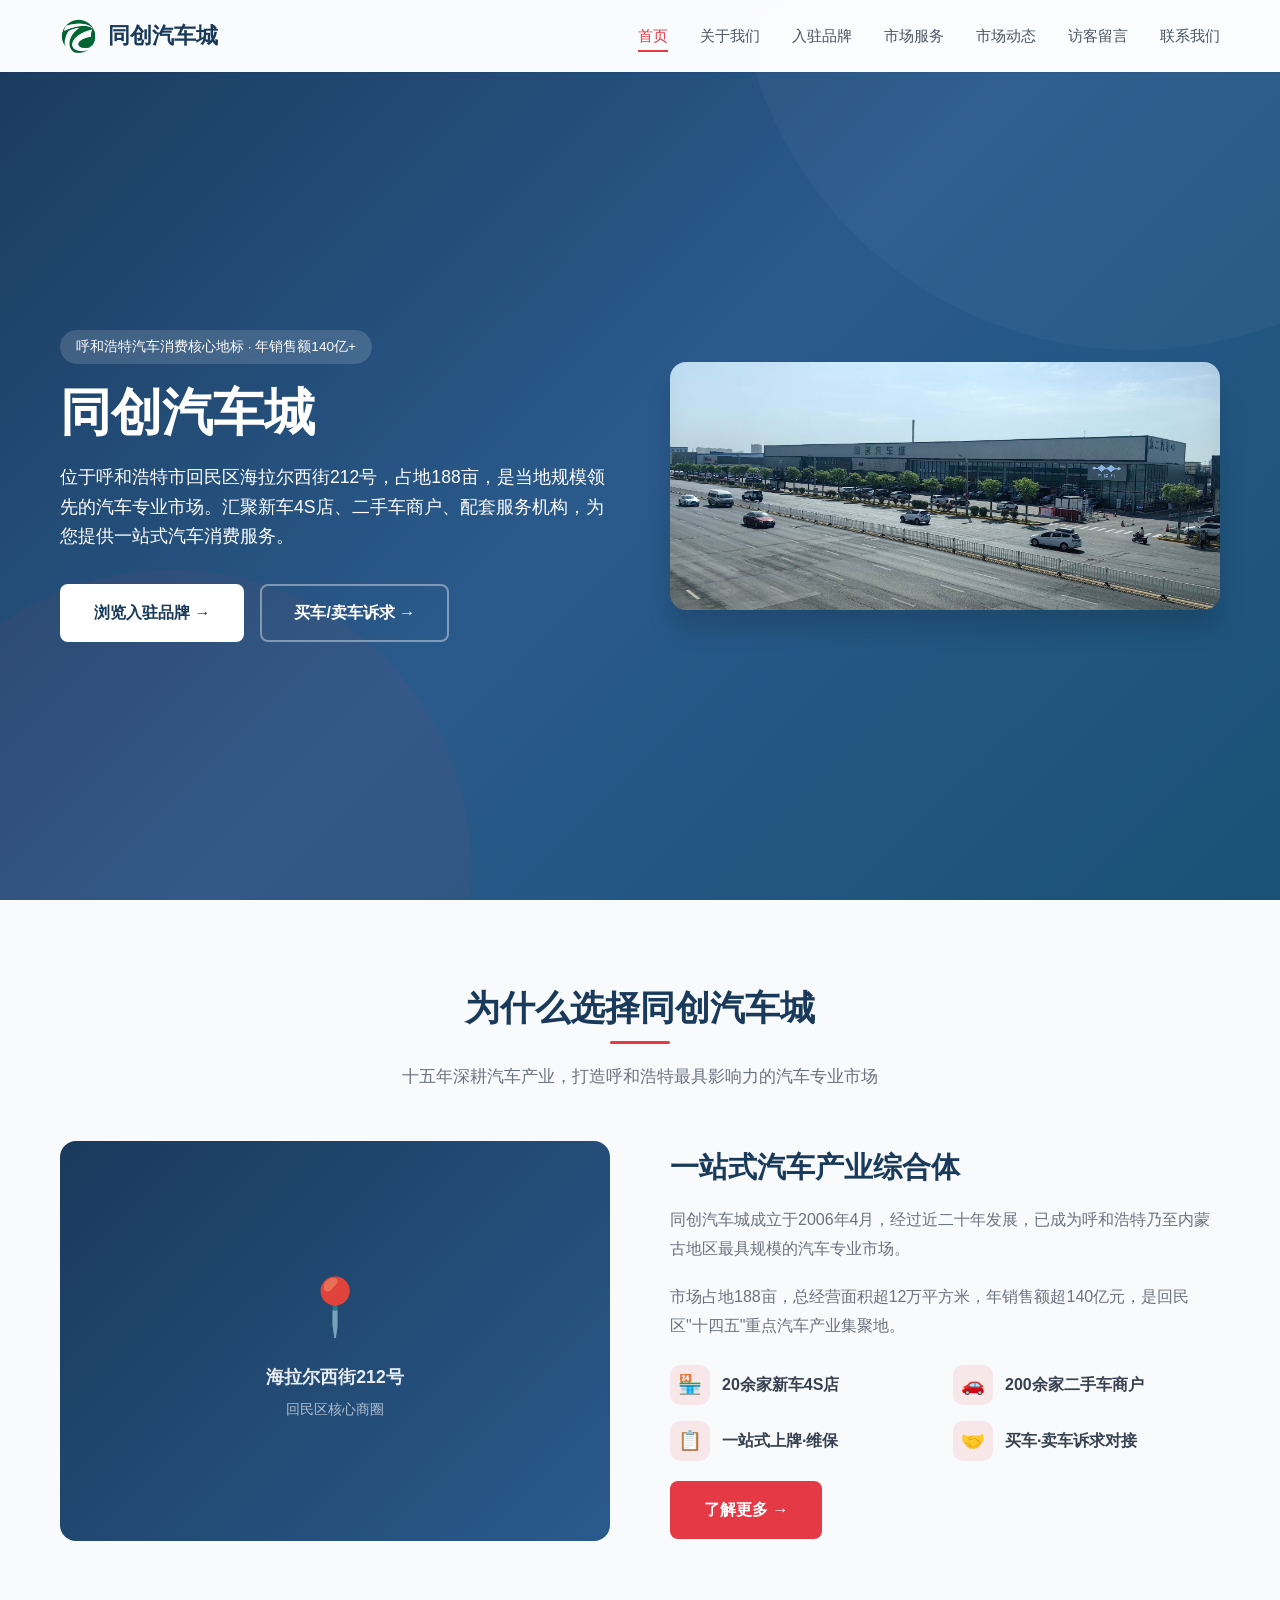
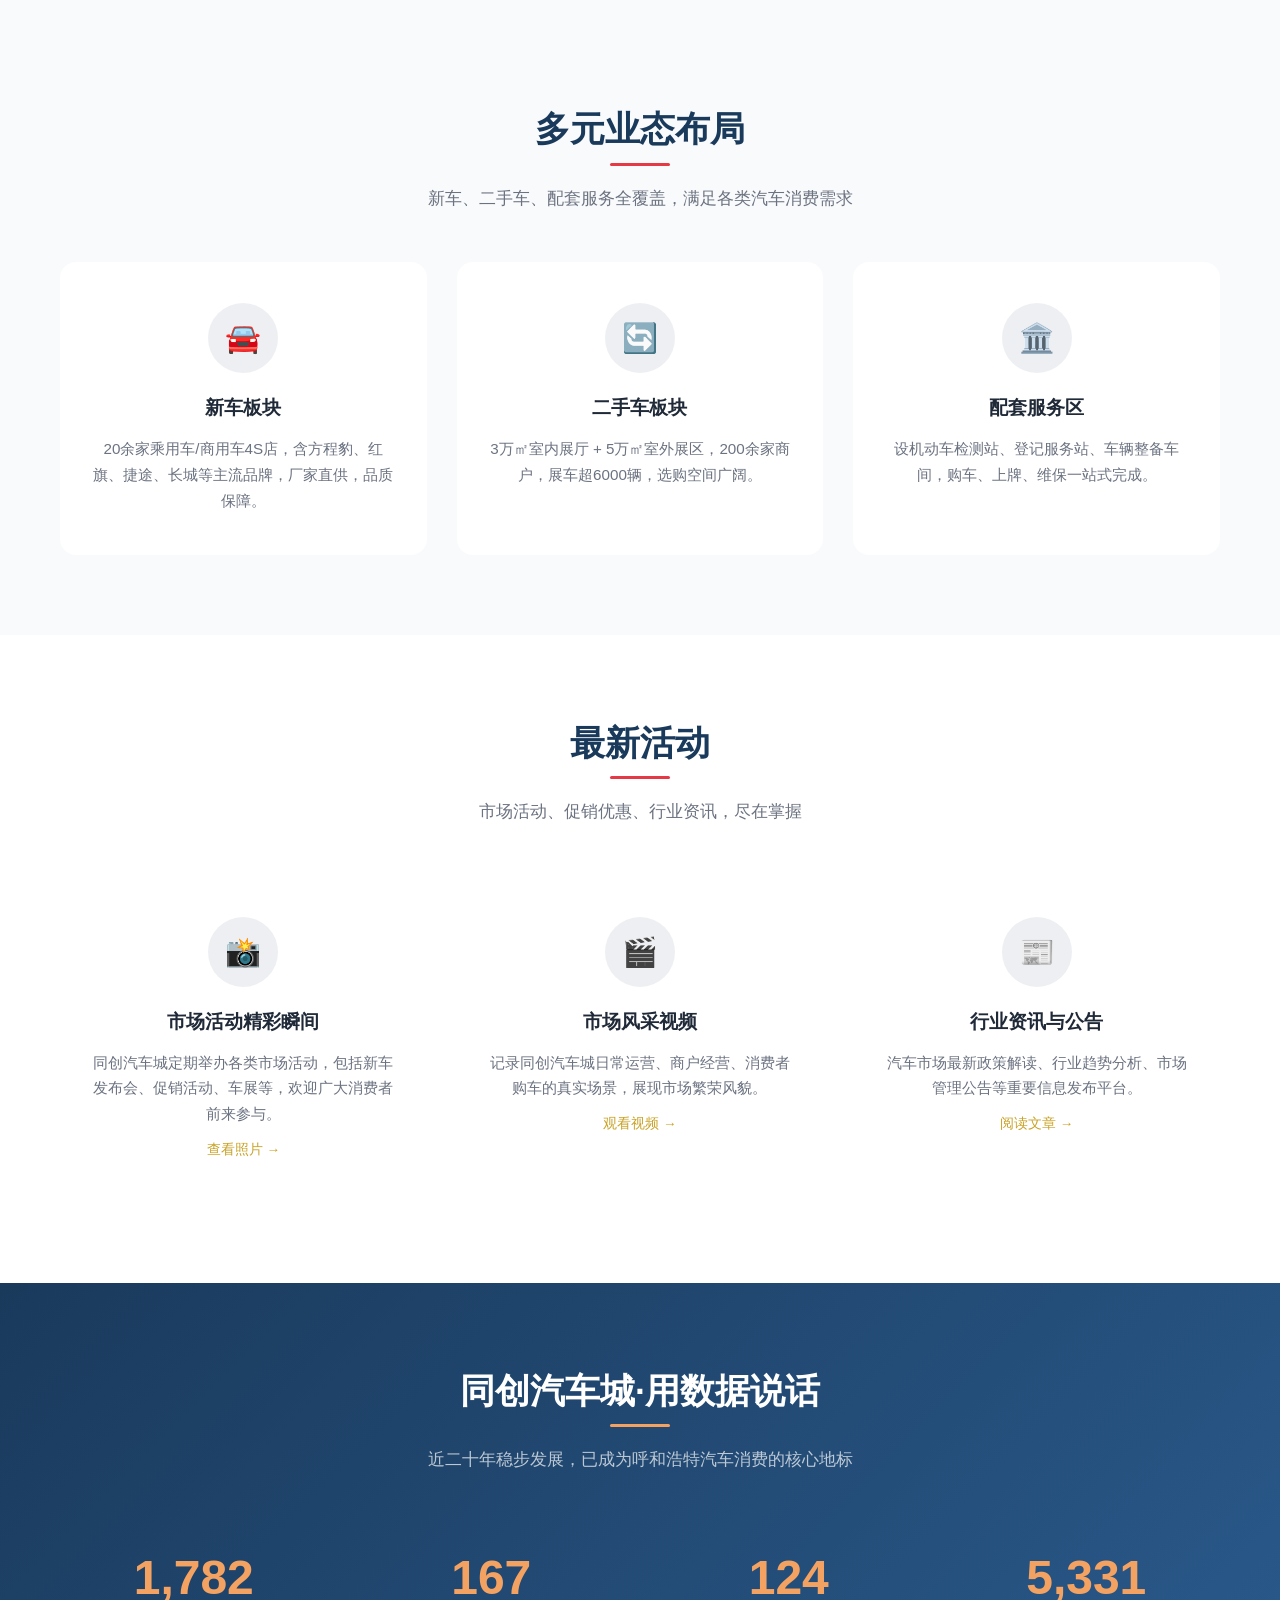
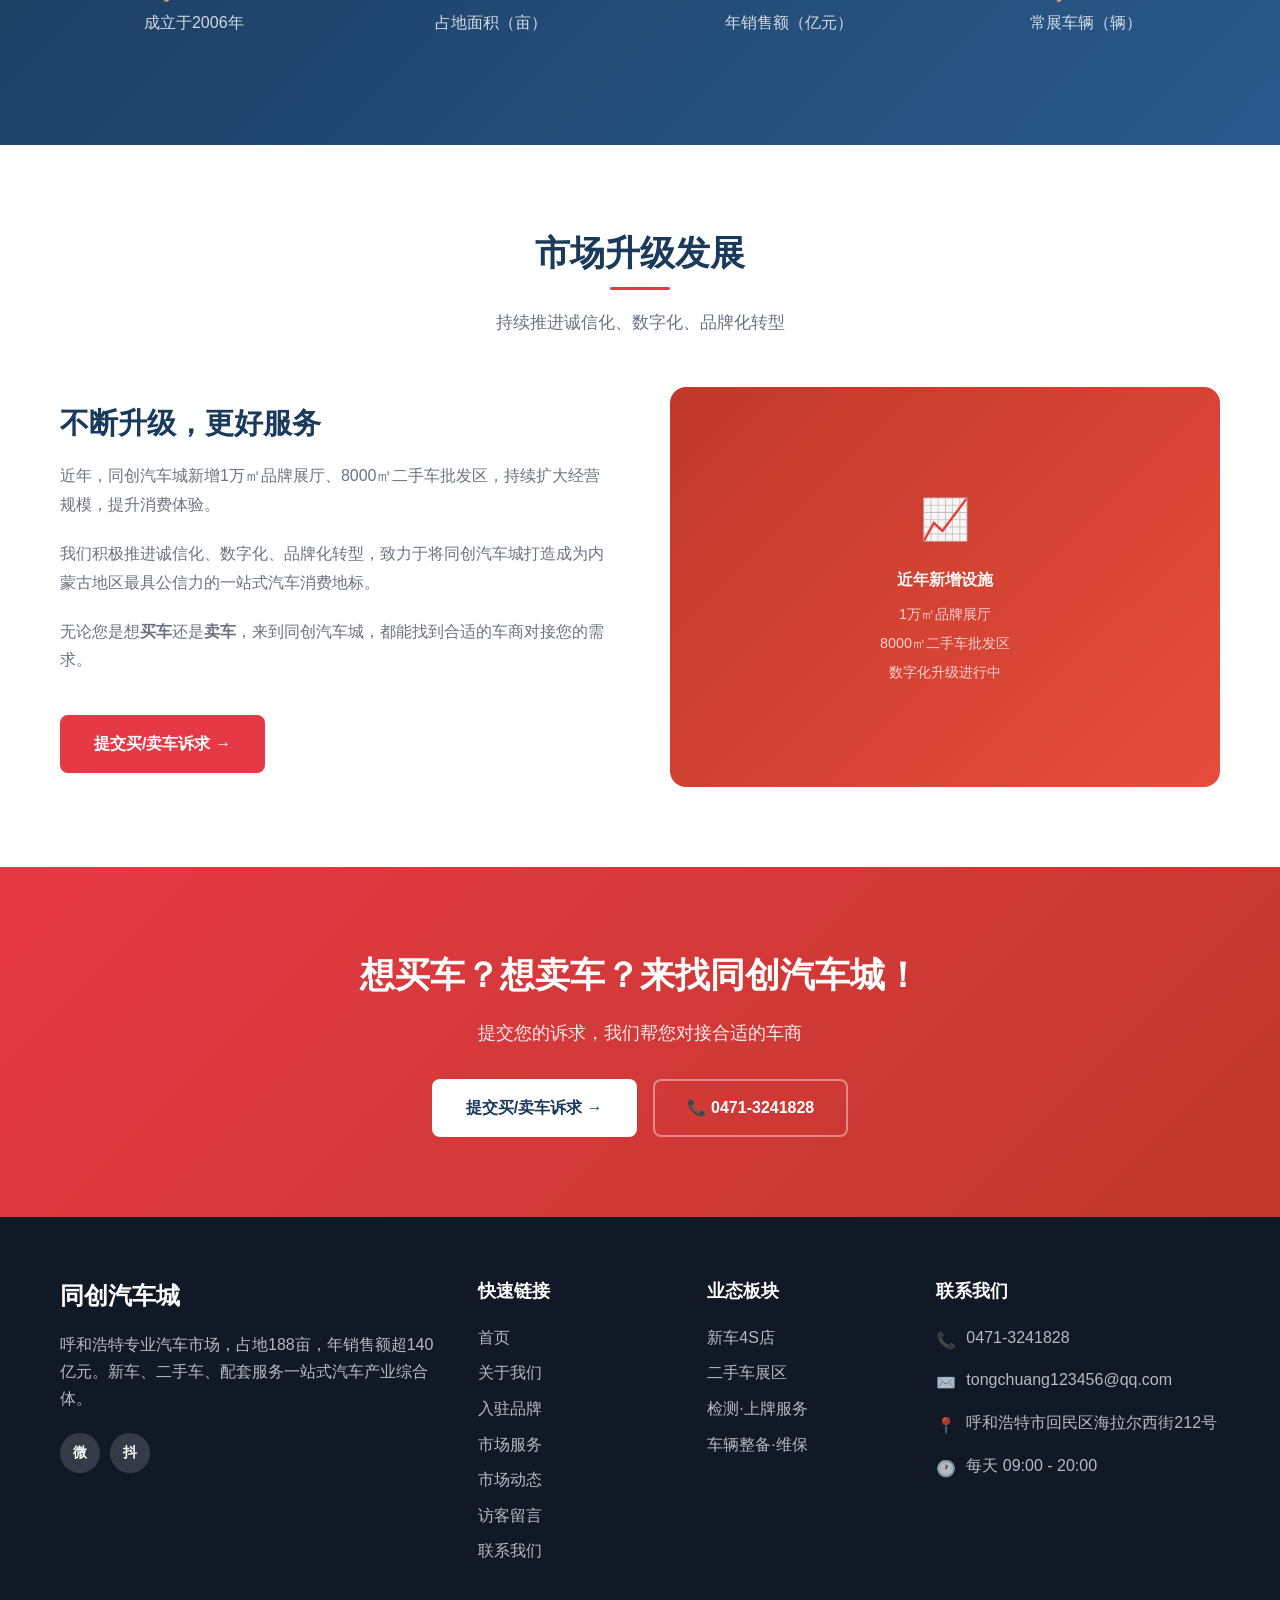
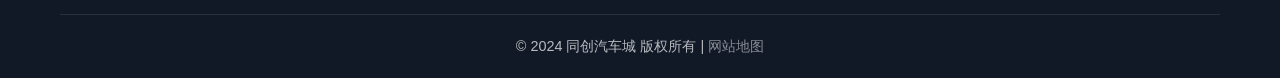
<file: index.html>
<!DOCTYPE html>
<html lang="zh-CN">
<head>
  <meta charset="UTF-8">
  <meta name="viewport" content="width=device-width, initial-scale=1.0">
  <title>同创汽车城 - 呼和浩特专业汽车市场 | 新车·二手车·一站式服务</title>
  <meta name="description" content="同创汽车城位于呼和浩特市回民区海拉尔西街212号，是当地规模领先的汽车专业市场。占地188亩，年销售额超140亿元，汇聚20余家4S店、200余家二手车商户，展车超6000辆，提供购车、上牌、维保一站式服务。">
  <meta name="keywords" content="同创汽车城,呼和浩特汽车城,回民区汽车市场,海拉尔西街汽车城,内蒙古二手车市场,新车4S店,呼和浩特买车,二手车市场,汽车租赁摊位,车商入驻">
  <meta name="author" content="同创汽车城">
  <meta property="og:title" content="同创汽车城 - 呼和浩特专业汽车市场">
  <meta property="og:description" content="占地188亩，年销售额超140亿元，汇聚20余家4S店、200余家二手车商户，是呼和浩特及周边地区汽车消费核心地标。">
  <meta property="og:type" content="website">
  <meta property="og:url" content="https://tongchuang-auto.com">
  <meta property="og:locale" content="zh_CN">
  <link rel="canonical" href="https://tongchuang-auto.com">
  <link rel="stylesheet" href="css/style.css">
  <link rel="stylesheet" href="css/responsive.css">
  <link rel="stylesheet" href="css/animations.css">
  <!-- Schema.org 结构化数据 -->
  <script type="application/ld+json">
  {
    "@context": "https://schema.org",
    "@type": "AutoDealer",
    "name": "同创汽车城",
    "description": "呼和浩特市规模领先的汽车专业市场，占地188亩，汇聚20余家4S店、200余家二手车商户，年销售额超140亿元。",
    "url": "https://tongchuang-auto.com",
    "telephone": "+86-471-3241828",
    "email": "tongchuang123456@qq.com",
    "address": {
      "@type": "PostalAddress",
      "streetAddress": "海拉尔西街212号",
      "addressLocality": "呼和浩特市",
      "addressRegion": "内蒙古自治区",
      "addressCountry": "CN"
    },
    "geo": {
      "@type": "GeoCoordinates",
      "latitude": "40.8418",
      "longitude": "111.7519"
    },
    "openingHoursSpecification": {
      "@type": "OpeningHoursSpecification",
      "dayOfWeek": ["Monday","Tuesday","Wednesday","Thursday","Friday","Saturday","Sunday"],
      "opens": "09:00",
      "closes": "20:00"
    },
    "priceRange": "$$",
    "aggregateRating": {
      "@type": "AggregateRating",
      "ratingValue": "4.8",
      "reviewCount": "50000"
    }
  }
  </script>
</head>
<body>

  <!-- Header -->
  <header class="header" id="header">
    <nav class="nav container">
      <a href="index.html" class="nav-logo">
        <img src="images/logo.png" alt="同创汽车城" style="height:42px;width:auto;">
        <span>同创汽车城</span>
      </a>
      <div class="nav-links" id="navLinks">
        <a href="index.html" class="active">首页</a>
        <a href="about.html">关于我们</a>
        <a href="merchants.html">入驻品牌</a>
        <a href="services.html">市场服务</a>
        <a href="market.html">市场动态</a>
        <a href="comments.html">访客留言</a>
        <a href="contact.html">联系我们</a>
      </div>
      <div class="hamburger" id="hamburger">
        <span></span><span></span><span></span>
      </div>
    </nav>
  </header>
  <div class="nav-overlay" id="navOverlay"></div>

  <!-- Hero Section -->
  <section class="hero">
    <div class="container">
      <div class="hero-content">
        <div class="tag">呼和浩特汽车消费核心地标 · 年销售额140亿+</div>
        <h1>同创汽车城</h1>
        <p>位于呼和浩特市回民区海拉尔西街212号，占地188亩，是当地规模领先的汽车专业市场。汇聚新车4S店、二手车商户、配套服务机构，为您提供一站式汽车消费服务。</p>
        <div class="hero-buttons">
          <a href="merchants.html" class="btn btn-white">浏览入驻品牌 →</a>
          <a href="contact.html" class="btn btn-outline">买车/卖车诉求 →</a>
        </div>
      </div>
      <div class="hero-image">
        <img src="images/gate.jpg" alt="同创汽车城门头" style="width:100%;height:100%;object-fit:cover;border-radius:var(--radius-lg);box-shadow:var(--shadow-lg);">
      </div>
    </div>
  </section>

  <!-- 核心优势 -->
  <section class="section about-preview">
    <div class="container">
      <div class="section-title fade-in">
        <h2>为什么选择同创汽车城</h2>
        <p>十五年深耕汽车产业，打造呼和浩特最具影响力的汽车专业市场</p>
      </div>
      <div class="about-grid">
        <div class="about-image fade-in" style="background:linear-gradient(135deg, #1a3a5c, #2a5a8c);">
          <div style="text-align:center;color:rgba(255,255,255,0.9);">
            <div style="font-size:3.5rem;margin-bottom:12px;">📍</div>
            <div style="font-size:1.1rem;font-weight:600;">海拉尔西街212号</div>
            <div style="font-size:0.9rem;opacity:0.7;margin-top:6px;">回民区核心商圈</div>
          </div>
        </div>
        <div class="about-text fade-in">
          <h3>一站式汽车产业综合体</h3>
          <p>同创汽车城成立于2006年4月，经过近二十年发展，已成为呼和浩特乃至内蒙古地区最具规模的汽车专业市场。</p>
          <p>市场占地188亩，总经营面积超12万平方米，年销售额超140亿元，是回民区"十四五"重点汽车产业集聚地。</p>
          <div class="about-features">
            <div class="about-feature">
              <div class="icon">🏪</div>
              <span>20余家新车4S店</span>
            </div>
            <div class="about-feature">
              <div class="icon">🚗</div>
              <span>200余家二手车商户</span>
            </div>
            <div class="about-feature">
              <div class="icon">📋</div>
              <span>一站式上牌·维保</span>
            </div>
            <div class="about-feature">
              <div class="icon">🤝</div>
              <span>买车·卖车诉求对接</span>
            </div>
          </div>
          <a href="about.html" class="btn btn-primary mt-20">了解更多 →</a>
        </div>
      </div>
    </div>
  </section>

  <!-- 业态展示 -->
  <section class="section" style="background:var(--gray-100);">
    <div class="container">
      <div class="section-title fade-in">
        <h2>多元业态布局</h2>
        <p>新车、二手车、配套服务全覆盖，满足各类汽车消费需求</p>
      </div>
      <div class="services-grid">
        <div class="service-card fade-in">
          <div class="service-icon">🚘</div>
          <h3>新车板块</h3>
          <p>20余家乘用车/商用车4S店，含方程豹、红旗、捷途、长城等主流品牌，厂家直供，品质保障。</p>
        </div>
        <div class="service-card fade-in">
          <div class="service-icon">🔄</div>
          <h3>二手车板块</h3>
          <p>3万㎡室内展厅 + 5万㎡室外展区，200余家商户，展车超6000辆，选购空间广阔。</p>
        </div>
        <div class="service-card fade-in">
          <div class="service-icon">🏛️</div>
          <h3>配套服务区</h3>
          <p>设机动车检测站、登记服务站、车辆整备车间，购车、上牌、维保一站式完成。</p>
        </div>
      </div>
    </div>
  </section>

  <!-- 最新活动 -->
  <section class="section">
    <div class="container">
      <div class="section-title fade-in">
        <h2>最新活动</h2>
        <p>市场活动、促销优惠、行业资讯，尽在掌握</p>
      </div>
      <div class="services-grid">
        <a href="market.html#gallery" class="service-card fade-in" style="text-decoration:none;color:inherit;">
          <div class="service-icon">📸</div>
          <h3>市场活动精彩瞬间</h3>
          <p>同创汽车城定期举办各类市场活动，包括新车发布会、促销活动、车展等，欢迎广大消费者前来参与。</p>
          <span style="color:#c9a227;font-size:0.85rem;margin-top:12px;display:inline-block;">查看照片 →</span>
        </a>
        <a href="market.html#video" class="service-card fade-in" style="text-decoration:none;color:inherit;">
          <div class="service-icon">🎬</div>
          <h3>市场风采视频</h3>
          <p>记录同创汽车城日常运营、商户经营、消费者购车的真实场景，展现市场繁荣风貌。</p>
          <span style="color:#c9a227;font-size:0.85rem;margin-top:12px;display:inline-block;">观看视频 →</span>
        </a>
        <a href="market.html#news" class="service-card fade-in" style="text-decoration:none;color:inherit;">
          <div class="service-icon">📰</div>
          <h3>行业资讯与公告</h3>
          <p>汽车市场最新政策解读、行业趋势分析、市场管理公告等重要信息发布平台。</p>
          <span style="color:#c9a227;font-size:0.85rem;margin-top:12px;display:inline-block;">阅读文章 →</span>
        </a>
      </div>
    </div>
  </section>

  <!-- 数据展示 -->
  <section class="section stats-section">
    <div class="container">
      <div class="section-title fade-in">
        <h2>同创汽车城·用数据说话</h2>
        <p>近二十年稳步发展，已成为呼和浩特汽车消费的核心地标</p>
      </div>
      <div class="stats-grid">
        <div class="stat-item fade-in">
          <div class="stat-number" data-target="2006">0</div>
          <div class="stat-label">成立于2006年</div>
        </div>
        <div class="stat-item fade-in">
          <div class="stat-number" data-target="188">0</div>
          <div class="stat-label">占地面积（亩）</div>
        </div>
        <div class="stat-item fade-in">
          <div class="stat-number" data-target="140">0</div>
          <div class="stat-label">年销售额（亿元）</div>
        </div>
        <div class="stat-item fade-in">
          <div class="stat-number" data-target="6000">0</div>
          <div class="stat-label">常展车辆（辆）</div>
        </div>
      </div>
    </div>
  </section>

  <!-- 最新动态 -->
  <section class="section">
    <div class="container">
      <div class="section-title fade-in">
        <h2>市场升级发展</h2>
        <p>持续推进诚信化、数字化、品牌化转型</p>
      </div>
      <div class="about-grid">
        <div class="about-text fade-in">
          <h3>不断升级，更好服务</h3>
          <p>近年，同创汽车城新增1万㎡品牌展厅、8000㎡二手车批发区，持续扩大经营规模，提升消费体验。</p>
          <p>我们积极推进诚信化、数字化、品牌化转型，致力于将同创汽车城打造成为内蒙古地区最具公信力的一站式汽车消费地标。</p>
          <p>无论您是想<strong>买车</strong>还是<strong>卖车</strong>，来到同创汽车城，都能找到合适的车商对接您的需求。</p>
          <a href="contact.html" class="btn btn-primary mt-20">提交买/卖车诉求 →</a>
        </div>
        <div class="about-image fade-in" style="background:linear-gradient(135deg, #c0392b, #e74c3c);">
          <div style="text-align:center;color:rgba(255,255,255,0.95);padding:20px;">
            <div style="font-size:2.5rem;margin-bottom:16px;">📈</div>
            <div style="font-size:1rem;font-weight:600;margin-bottom:8px;">近年新增设施</div>
            <div style="font-size:0.9rem;opacity:0.8;line-height:2;">
              1万㎡品牌展厅<br>
              8000㎡二手车批发区<br>
              数字化升级进行中
            </div>
          </div>
        </div>
      </div>
    </div>
  </section>

  <!-- CTA -->
  <section class="section cta-section">
    <div class="container fade-in" style="text-align:center;">
      <h2>想买车？想卖车？来找同创汽车城！</h2>
      <p style="margin-bottom:32px;">提交您的诉求，我们帮您对接合适的车商</p>
      <div class="hero-buttons" style="justify-content:center;">
        <a href="contact.html" class="btn btn-white">提交买/卖车诉求 →</a>
        <a href="tel:0471-3241828" class="btn btn-outline">📞 0471-3241828</a>
      </div>
    </div>
  </section>

  <!-- Footer -->
  <footer class="footer">
    <div class="container">
      <div class="footer-grid">
        <div class="footer-brand">
          <h3>同创汽车城</h3>
          <p>呼和浩特专业汽车市场，占地188亩，年销售额超140亿元。新车、二手车、配套服务一站式汽车产业综合体。</p>
          <div class="footer-social">
            <a href="contact.html#wechatQR" aria-label="微信" title="微信二维码">微</a>
            <a href="contact.html#douyinQR" aria-label="抖音" title="抖音二维码">抖</a>
          </div>
        </div>
        <div>
          <h4>快速链接</h4>
          <ul class="footer-links">
            <li><a href="index.html">首页</a></li>
            <li><a href="about.html">关于我们</a></li>
            <li><a href="merchants.html">入驻品牌</a></li>
            <li><a href="services.html">市场服务</a></li>
            <li><a href="market.html">市场动态</a></li>
            <li><a href="comments.html">访客留言</a></li>
            <li><a href="contact.html">联系我们</a></li>
          </ul>
        </div>
        <div>
          <h4>业态板块</h4>
          <ul class="footer-links">
            <li><a href="merchants.html">新车4S店</a></li>
            <li><a href="merchants.html">二手车展区</a></li>
            <li><a href="services.html">检测·上牌服务</a></li>
            <li><a href="services.html">车辆整备·维保</a></li>
          </ul>
        </div>
        <div>
          <h4>联系我们</h4>
          <ul class="footer-contact">
            <li><span class="icon">📞</span><span>0471-3241828</span></li>
            <li><span class="icon">✉️</span><span>tongchuang123456@qq.com</span></li>
            <li><span class="icon">📍</span><span>呼和浩特市回民区海拉尔西街212号</span></li>
            <li><span class="icon">🕐</span><span>每天 09:00 - 20:00</span></li>
          </ul>
        </div>
      </div>
      <div class="footer-bottom">
        <p>&copy; 2024 同创汽车城 版权所有 | <a href="sitemap.xml" style="color:rgba(255,255,255,0.5);">网站地图</a></p>
      </div>
    </div>
  </footer>

  <button class="back-to-top" id="backToTop" aria-label="返回顶部">↑</button>

  <script src="js/main.js"></script>
</body>
</html>
</file>
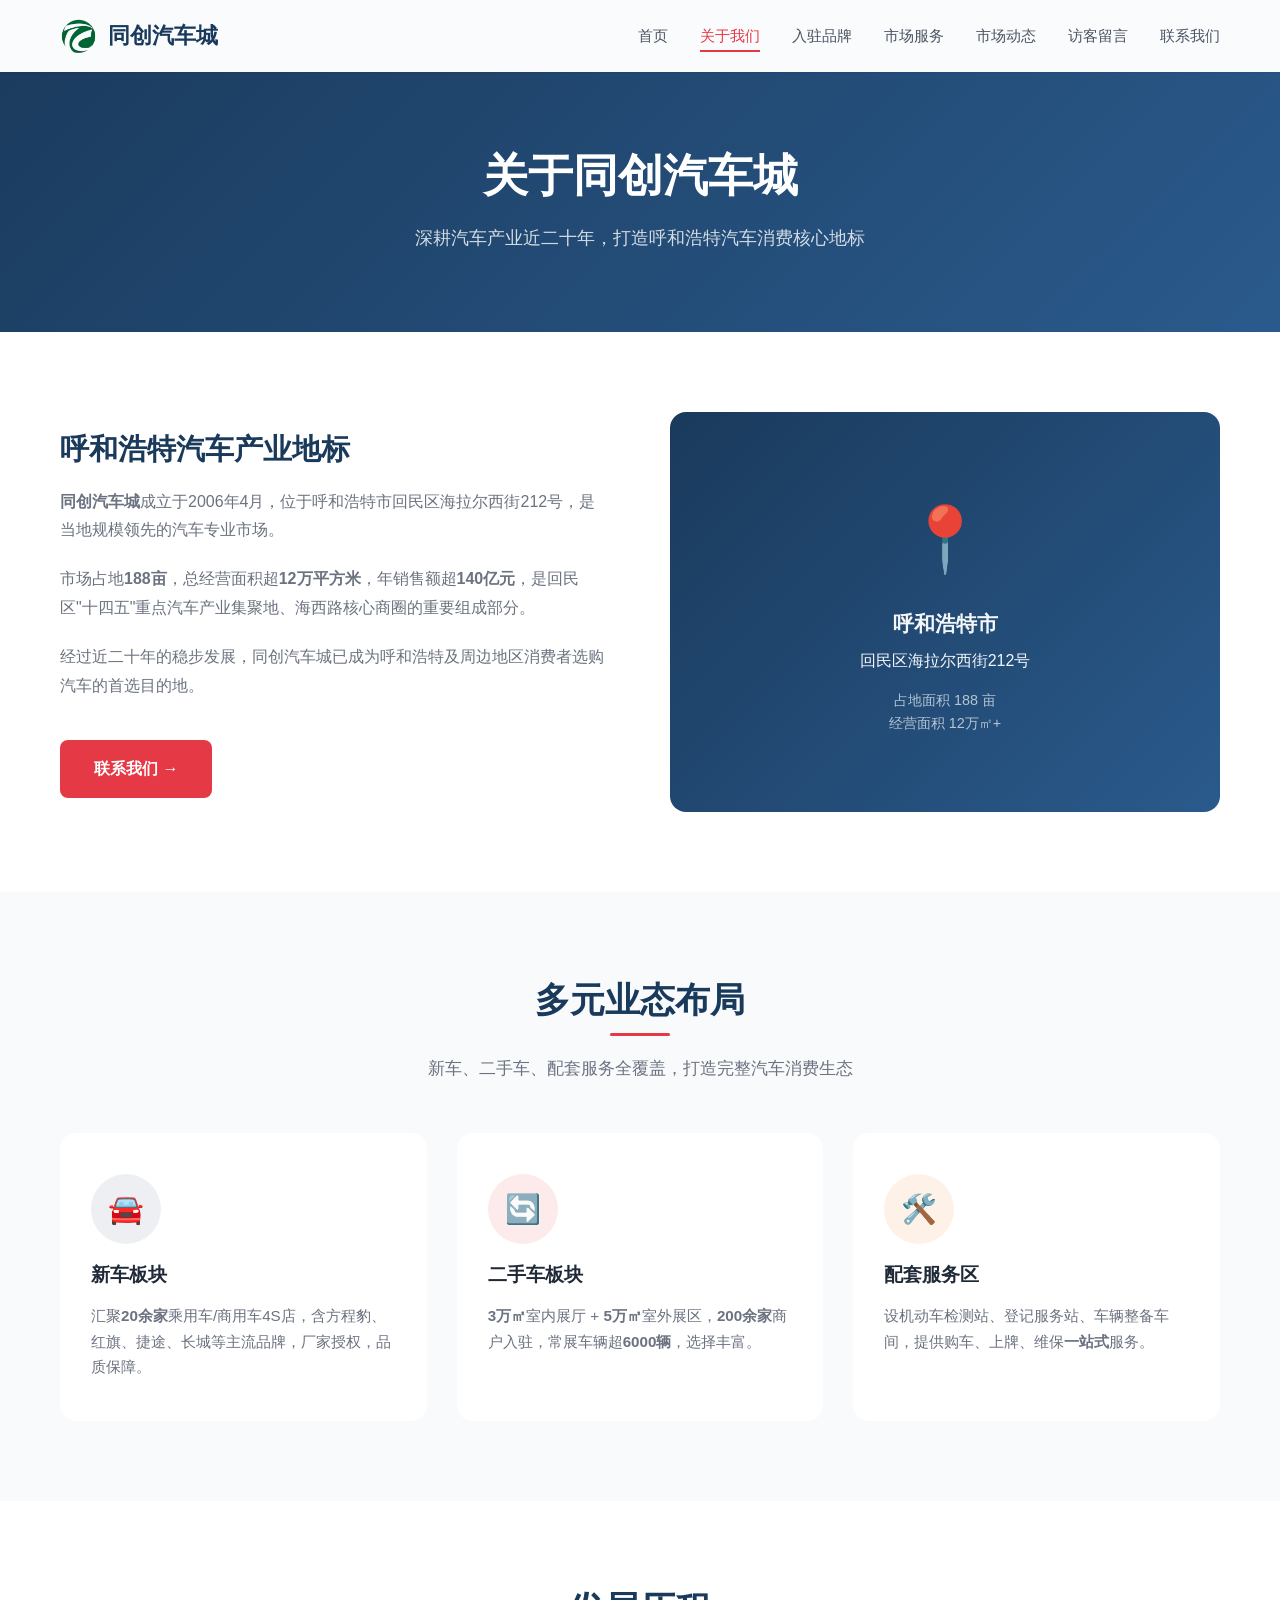
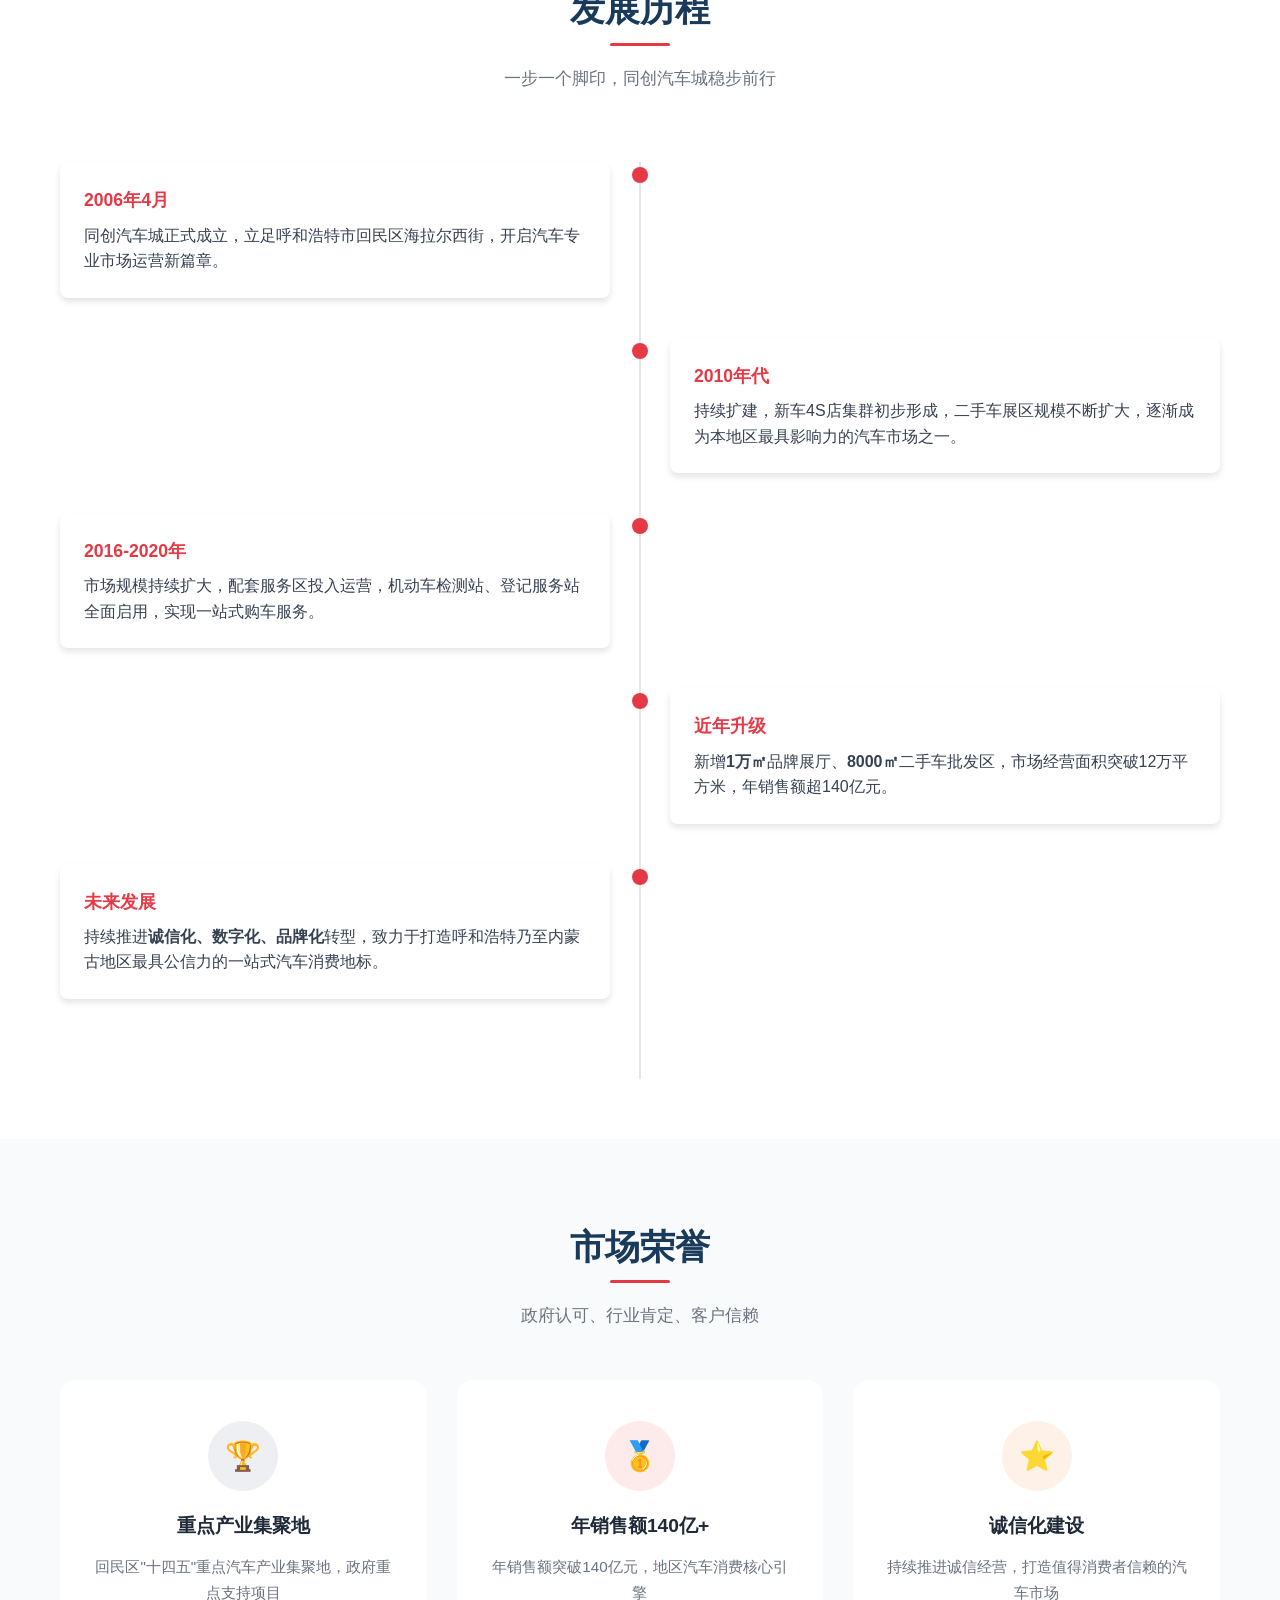
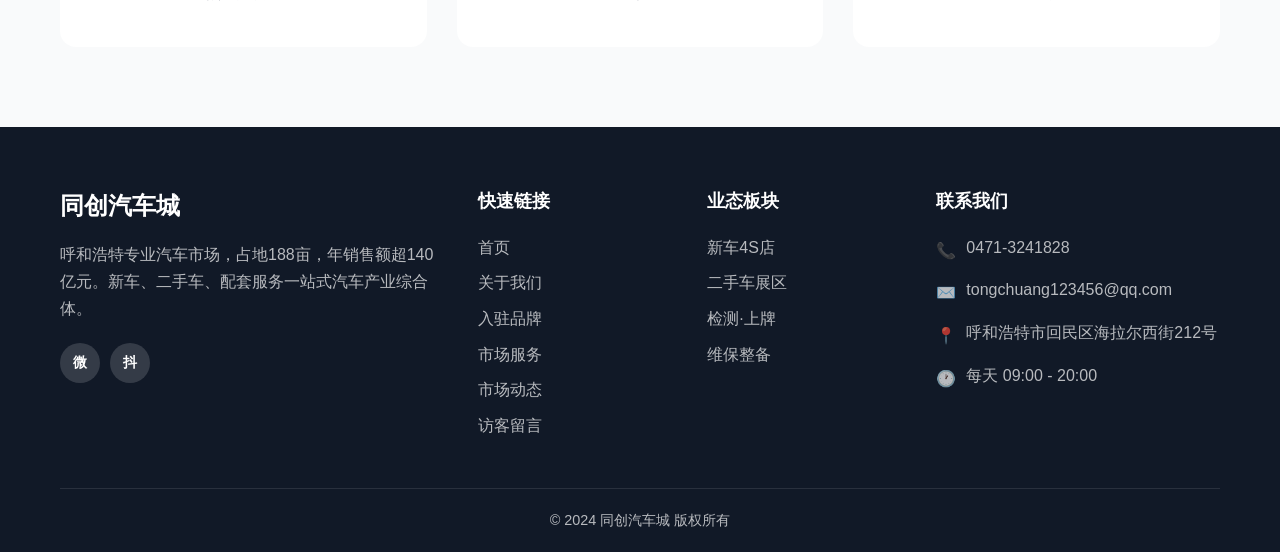
<file: about.html>
<!DOCTYPE html>
<html lang="zh-CN">
<head>
  <meta charset="UTF-8">
  <meta name="viewport" content="width=device-width, initial-scale=1.0">
  <title>关于同创汽车城 - 呼和浩特专业汽车市场</title>
  <meta name="description" content="同创汽车城成立于2006年4月，位于呼和浩特市回民区海拉尔西街212号，占地188亩，年销售额超140亿元，是当地规模领先的汽车专业市场。">
  <meta property="og:title" content="关于同创汽车城 - 呼和浩特专业汽车市场">
  <meta property="og:description" content="成立于2006年，占地188亩，年销售额超140亿元，呼和浩特汽车消费核心地标。">
  <link rel="stylesheet" href="css/style.css">
  <link rel="stylesheet" href="css/responsive.css">
  <link rel="stylesheet" href="css/animations.css">
  <script type="application/ld+json">
  {
    "@context": "https://schema.org",
    "@type": "AboutPage",
    "name": "关于同创汽车城",
    "description": "同创汽车城成立于2006年4月，是呼和浩特规模领先的汽车专业市场。",
    "isPartOf": { "@type": "WebSite", "name": "同创汽车城", "url": "https://tongchuang-auto.com" }
  }
  </script>
</head>
<body>

  <!-- Header -->
  <header class="header" id="header">
    <nav class="nav container">
      <a href="index.html" class="nav-logo">
        <img src="images/logo.png" alt="同创汽车城" style="height:42px;width:auto;">
        <span>同创汽车城</span>
      </a>
      <div class="nav-links" id="navLinks">
        <a href="index.html">首页</a>
        <a href="about.html" class="active">关于我们</a>
        <a href="merchants.html">入驻品牌</a>
        <a href="services.html">市场服务</a>
        <a href="market.html">市场动态</a>
        <a href="comments.html">访客留言</a>
        <a href="contact.html">联系我们</a>
      </div>
      <div class="hamburger" id="hamburger">
        <span></span><span></span><span></span>
      </div>
    </nav>
  </header>
  <div class="nav-overlay" id="navOverlay"></div>

  <!-- 页面横幅 -->
  <section class="page-banner">
    <div class="container">
      <h1>关于同创汽车城</h1>
      <p>深耕汽车产业近二十年，打造呼和浩特汽车消费核心地标</p>
    </div>
  </section>

  <!-- 公司简介 -->
  <section class="section">
    <div class="container">
      <div class="about-grid">
        <div class="about-text fade-in">
          <h3>呼和浩特汽车产业地标</h3>
          <p><strong>同创汽车城</strong>成立于2006年4月，位于呼和浩特市回民区海拉尔西街212号，是当地规模领先的汽车专业市场。</p>
          <p>市场占地<strong>188亩</strong>，总经营面积超<strong>12万平方米</strong>，年销售额超<strong>140亿元</strong>，是回民区"十四五"重点汽车产业集聚地、海西路核心商圈的重要组成部分。</p>
          <p>经过近二十年的稳步发展，同创汽车城已成为呼和浩特及周边地区消费者选购汽车的首选目的地。</p>
          <a href="contact.html" class="btn btn-primary mt-20">联系我们 →</a>
        </div>
        <div class="about-image fade-in" style="background:linear-gradient(135deg, #1a3a5c, #2a5a8c);display:flex;flex-direction:column;align-items:center;justify-content:center;color:rgba(255,255,255,0.95);padding:40px;text-align:center;">
          <div style="font-size:4rem;margin-bottom:16px;">📍</div>
          <div style="font-size:1.3rem;font-weight:700;margin-bottom:8px;">呼和浩特市</div>
          <div style="font-size:1rem;margin-bottom:4px;">回民区海拉尔西街212号</div>
          <div style="font-size:0.9rem;opacity:0.7;margin-top:12px;">占地面积 188 亩</div>
          <div style="font-size:0.9rem;opacity:0.7;">经营面积 12万㎡+</div>
        </div>
      </div>
    </div>
  </section>

  <!-- 业态布局 -->
  <section class="section" style="background:var(--gray-100);">
    <div class="container">
      <div class="section-title fade-in">
        <h2>多元业态布局</h2>
        <p>新车、二手车、配套服务全覆盖，打造完整汽车消费生态</p>
      </div>
      <div class="services-grid">
        <div class="service-card fade-in" style="text-align:left;">
          <div class="service-icon" style="margin:0 0 16px 0;">🚘</div>
          <h3>新车板块</h3>
          <p>汇聚<strong>20余家</strong>乘用车/商用车4S店，含方程豹、红旗、捷途、长城等主流品牌，厂家授权，品质保障。</p>
        </div>
        <div class="service-card fade-in" style="text-align:left;">
          <div class="service-icon" style="margin:0 0 16px 0;background:rgba(230,57,70,0.1);">🔄</div>
          <h3>二手车板块</h3>
          <p><strong>3万㎡</strong>室内展厅 + <strong>5万㎡</strong>室外展区，<strong>200余家</strong>商户入驻，常展车辆超<strong>6000辆</strong>，选择丰富。</p>
        </div>
        <div class="service-card fade-in" style="text-align:left;">
          <div class="service-icon" style="margin:0 0 16px 0;background:rgba(244,162,97,0.15);">🛠️</div>
          <h3>配套服务区</h3>
          <p>设机动车检测站、登记服务站、车辆整备车间，提供购车、上牌、维保<strong>一站式</strong>服务。</p>
        </div>
      </div>
    </div>
  </section>

  <!-- 发展历程 -->
  <section class="section">
    <div class="container">
      <div class="section-title fade-in">
        <h2>发展历程</h2>
        <p>一步一个脚印，同创汽车城稳步前行</p>
      </div>
      <div class="timeline">
        <div class="timeline-item fade-in">
          <div class="timeline-content">
            <div class="year">2006年4月</div>
            <p>同创汽车城正式成立，立足呼和浩特市回民区海拉尔西街，开启汽车专业市场运营新篇章。</p>
          </div>
        </div>
        <div class="timeline-item fade-in">
          <div class="timeline-content">
            <div class="year">2010年代</div>
            <p>持续扩建，新车4S店集群初步形成，二手车展区规模不断扩大，逐渐成为本地区最具影响力的汽车市场之一。</p>
          </div>
        </div>
        <div class="timeline-item fade-in">
          <div class="timeline-content">
            <div class="year">2016-2020年</div>
            <p>市场规模持续扩大，配套服务区投入运营，机动车检测站、登记服务站全面启用，实现一站式购车服务。</p>
          </div>
        </div>
        <div class="timeline-item fade-in">
          <div class="timeline-content">
            <div class="year">近年升级</div>
            <p>新增<strong>1万㎡</strong>品牌展厅、<strong>8000㎡</strong>二手车批发区，市场经营面积突破12万平方米，年销售额超140亿元。</p>
          </div>
        </div>
        <div class="timeline-item fade-in">
          <div class="timeline-content">
            <div class="year">未来发展</div>
            <p>持续推进<strong>诚信化、数字化、品牌化</strong>转型，致力于打造呼和浩特乃至内蒙古地区最具公信力的一站式汽车消费地标。</p>
          </div>
        </div>
      </div>
    </div>
  </section>

  <!-- 荣誉 -->
  <section class="section" style="background:var(--gray-100);">
    <div class="container">
      <div class="section-title fade-in">
        <h2>市场荣誉</h2>
        <p>政府认可、行业肯定、客户信赖</p>
      </div>
      <div class="services-grid">
        <div class="service-card fade-in">
          <div class="service-icon">🏆</div>
          <h3>重点产业集聚地</h3>
          <p>回民区"十四五"重点汽车产业集聚地，政府重点支持项目</p>
        </div>
        <div class="service-card fade-in">
          <div class="service-icon" style="background:rgba(230,57,70,0.1);">🥇</div>
          <h3>年销售额140亿+</h3>
          <p>年销售额突破140亿元，地区汽车消费核心引擎</p>
        </div>
        <div class="service-card fade-in">
          <div class="service-icon" style="background:rgba(244,162,97,0.15);">⭐</div>
          <h3>诚信化建设</h3>
          <p>持续推进诚信经营，打造值得消费者信赖的汽车市场</p>
        </div>
      </div>
    </div>
  </section>

  <!-- Footer -->
  <footer class="footer">
    <div class="container">
      <div class="footer-grid">
        <div class="footer-brand">
          <h3>同创汽车城</h3>
          <p>呼和浩特专业汽车市场，占地188亩，年销售额超140亿元。新车、二手车、配套服务一站式汽车产业综合体。</p>
          <div class="footer-social">
            <a href="contact.html#wechatQR" aria-label="微信" title="微信二维码">微</a>
            <a href="contact.html#douyinQR" aria-label="抖音" title="抖音二维码">抖</a>
          </div>
        </div>
        <div>
          <h4>快速链接</h4>
          <ul class="footer-links">
            <li><a href="index.html">首页</a></li>
            <li><a href="about.html">关于我们</a></li>
            <li><a href="merchants.html">入驻品牌</a></li>
            <li><a href="services.html">市场服务</a></li>
            <li><a href="market.html">市场动态</a></li>
            <li><a href="comments.html">访客留言</a></li>
          </ul>
        </div>
        <div>
          <h4>业态板块</h4>
          <ul class="footer-links">
            <li><a href="merchants.html">新车4S店</a></li>
            <li><a href="merchants.html">二手车展区</a></li>
            <li><a href="services.html">检测·上牌</a></li>
            <li><a href="services.html">维保整备</a></li>
          </ul>
        </div>
        <div>
          <h4>联系我们</h4>
          <ul class="footer-contact">
            <li><span class="icon">📞</span><span>0471-3241828</span></li>
            <li><span class="icon">✉️</span><span>tongchuang123456@qq.com</span></li>
            <li><span class="icon">📍</span><span>呼和浩特市回民区海拉尔西街212号</span></li>
            <li><span class="icon">🕐</span><span>每天 09:00 - 20:00</span></li>
          </ul>
        </div>
      </div>
      <div class="footer-bottom">
        <p>&copy; 2024 同创汽车城 版权所有</p>
      </div>
    </div>
  </footer>

  <button class="back-to-top" id="backToTop" aria-label="返回顶部">↑</button>
  <script src="js/main.js"></script>
</body>
</html>
</file>
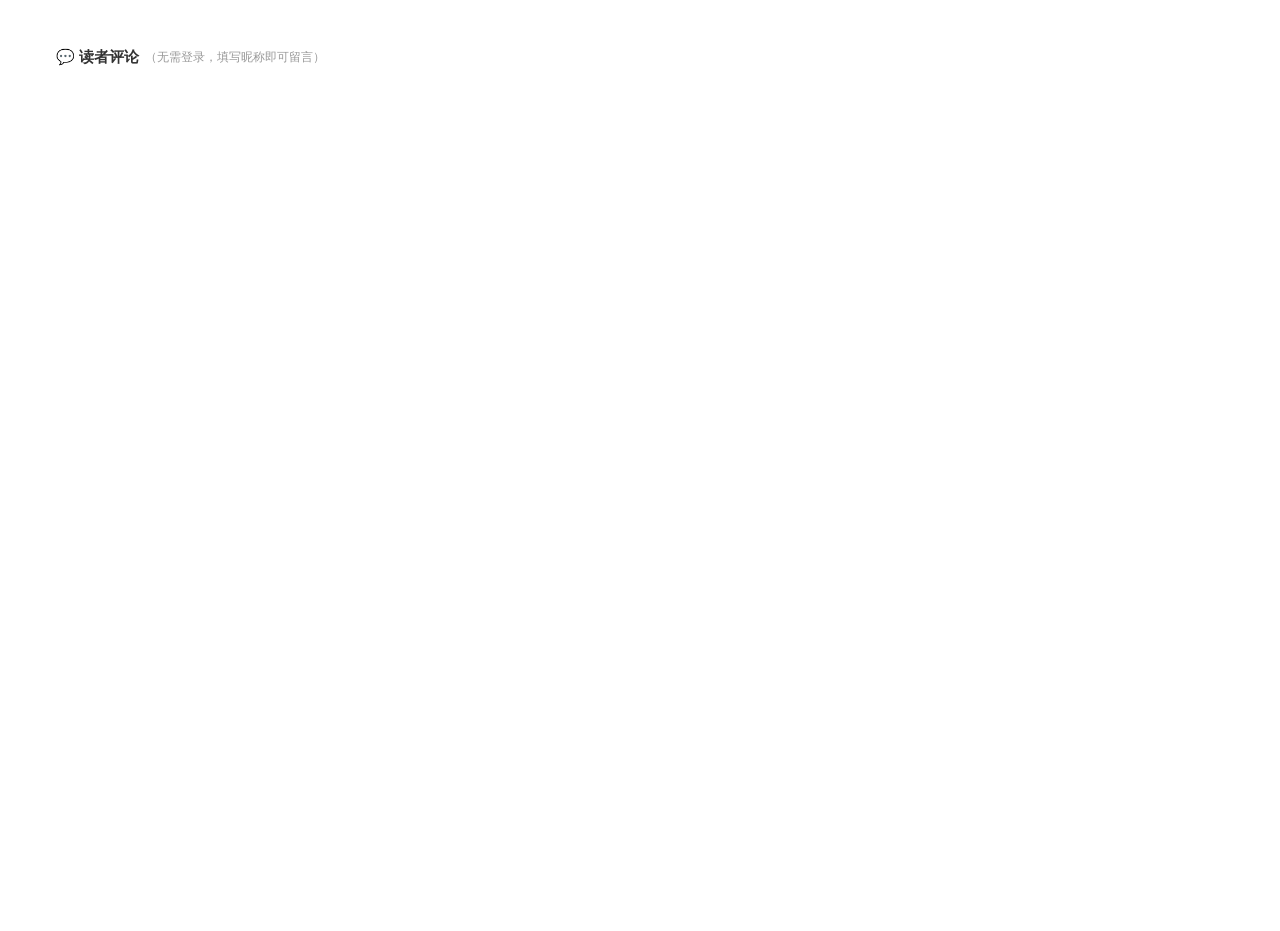
<file: comment-frame.html>
<!DOCTYPE html>
<html lang="zh-CN">
<head>
  <meta charset="UTF-8">
  <meta name="viewport" content="width=device-width, initial-scale=1.0">
  <title>评论区 - 同创汽车城</title>
  <style>
    * { margin: 0; padding: 0; box-sizing: border-box; }
    html, body {
      background: transparent;
      padding: 24px 28px;
      min-height: 100%;
      overflow: visible !important;
    }

    .comment-header {
      font-size: 15px;
      font-weight: 600;
      color: #333;
      margin-bottom: 16px;
      display: flex;
      align-items: center;
      gap: 6px;
    }
    .comment-hint {
      font-size: 12px;
      font-weight: 400;
      color: #999;
    }

    /* ===== 核心策略：用JS动态撑开，CSS只做辅助 ===== */
    #cusdis_thread {
      min-height: 800px !important;
      max-height: none !important;
    }

    .cusdis-thread {
      font-family: inherit !important;
      max-width: 100% !important;
      min-height: 800px !important;
      max-height: none !important;
      height: auto !important;
    }

    .cusdis-thread input,
    .cusdis-thread textarea {
      border-radius: 8px !important;
      border: 1px solid #ddd !important;
      font-size: 14px !important;
    }
    .cusdis-thread textarea {
      min-height: 100px !important;
    }
    .cusdis-thread button {
      border-radius: 8px !important;
      font-weight: 600 !important;
    }

    /* 尝试覆盖Cusdis内部可能的高度限制 */
    #cusdis_thread [style*="height"],
    #cusdis_thread [style*="max-height"],
    [class*="cusdis"] [style*="height"],
    [class*="cusdis"] [style*="max-height"] {
      max-height: none !important;
      height: auto !important;
      overflow: visible !important;
    }
  </style>
</head>
<body>
  <div class="comment-header">
    💬 读者评论 <span class="comment-hint">（无需登录，填写昵称即可留言）</span>
  </div>
  <div id="cusdis_thread"
    data-host="https://cusdis.com"
    data-app-id="baa6efd7-a340-4fbb-a5fe-b66ffebacd3b"
    data-page-id=""
    data-page-url=""
    data-page-title=""
  ></div>

  <script async defer src="https://cusdis.com/js/cusdis.es.js"></script>

  <script>
    (function() {
      // 1. 设置参数
      var params = new URLSearchParams(window.location.search);
      var pageId = params.get('page_id') || 'default';
      var pageTitle = params.get('title') || '同创汽车城';

      var el = document.getElementById('cusdis_thread');
      el.setAttribute('data-page-id', pageId);
      el.setAttribute('data-page-url', 'https://tongchuangqichecheng.github.io/market.html#' + pageId);
      el.setAttribute('data-page-title', decodeURIComponent(pageTitle));

      // 2. 核心功能：强制撑开所有内部元素，定时执行确保覆盖
      function forceExpandAll() {
        // 撑开#cusdis_thread本身
        var ct = document.getElementById('cusdis_thread');
        if (ct) {
          ct.style.setProperty('min-height', '800px', 'important');
          ct.style.setProperty('max-height', 'none', 'important');
          ct.style.setProperty('height', 'auto', 'important');
          ct.style.setProperty('overflow', 'visible', 'important');
        }

        // 撑开.cusdis-thread及其所有子元素
        var allEls = document.querySelectorAll('.cusdis-thread, .cusdis-thread *, #cusdis_thread > *');
        for (var i = 0; i < allEls.length; i++) {
          var node = allEls[i];
          var computedStyle = window.getComputedStyle(node);
          // 如果这个元素有固定高度或最大高度限制
          var h = computedStyle.maxHeight;
          if (h && h !== 'none' && h !== '0px' && parseFloat(h) < 5000) {
            node.style.setProperty('max-height', 'none', 'important');
            node.style.setProperty('overflow', 'visible', 'important');
          }
          var oh = computedStyle.overflow;
          if (oh === 'auto' || oh === 'scroll' || oh === 'hidden') {
            node.style.setProperty('overflow', 'visible', 'important');
          }
        }

        // 特别处理可能的iframe或ShadowRoot容器
        var iframes = document.querySelectorAll('#cusdis_thread iframe, .cusdis-thread iframe');
        for (var j = 0; j < iframes.length; j++) {
          iframes[j].style.setProperty('min-height', '2000px', 'important');
          iframes[j].style.setProperty('max-height', 'none', 'important');
        }
      }

      // 3. 通知父页面更新高度
      function sendHeight() {
        var h = Math.max(
          document.body.scrollHeight,
          document.documentElement.scrollHeight,
          document.body.offsetHeight,
          2000
        );
        if (window.parent && window.parent.postMessage) {
          window.parent.postMessage({ type: 'resize', height: h }, '*');
        }
      }

      // 4. 定时执行（多次触发以确保Cusdis加载完后也能生效）
      var intervals = [300, 600, 1000, 1500, 2000, 3000, 4000, 5000, 7000, 10000];
      intervals.forEach(function(delay) {
        setTimeout(function() {
          forceExpandAll();
          sendHeight();
        }, delay);
      });

      // 5. 监听DOM变化
      if (typeof MutationObserver !== 'undefined') {
        var observer = new MutationObserver(function() {
          forceExpandAll();
          sendHeight();
        });
        if (document.body) observer.observe(document.body, { childList: true, subtree: true, attributes: true });
      }
    })();
  </script>
</body>
</html>
</file>
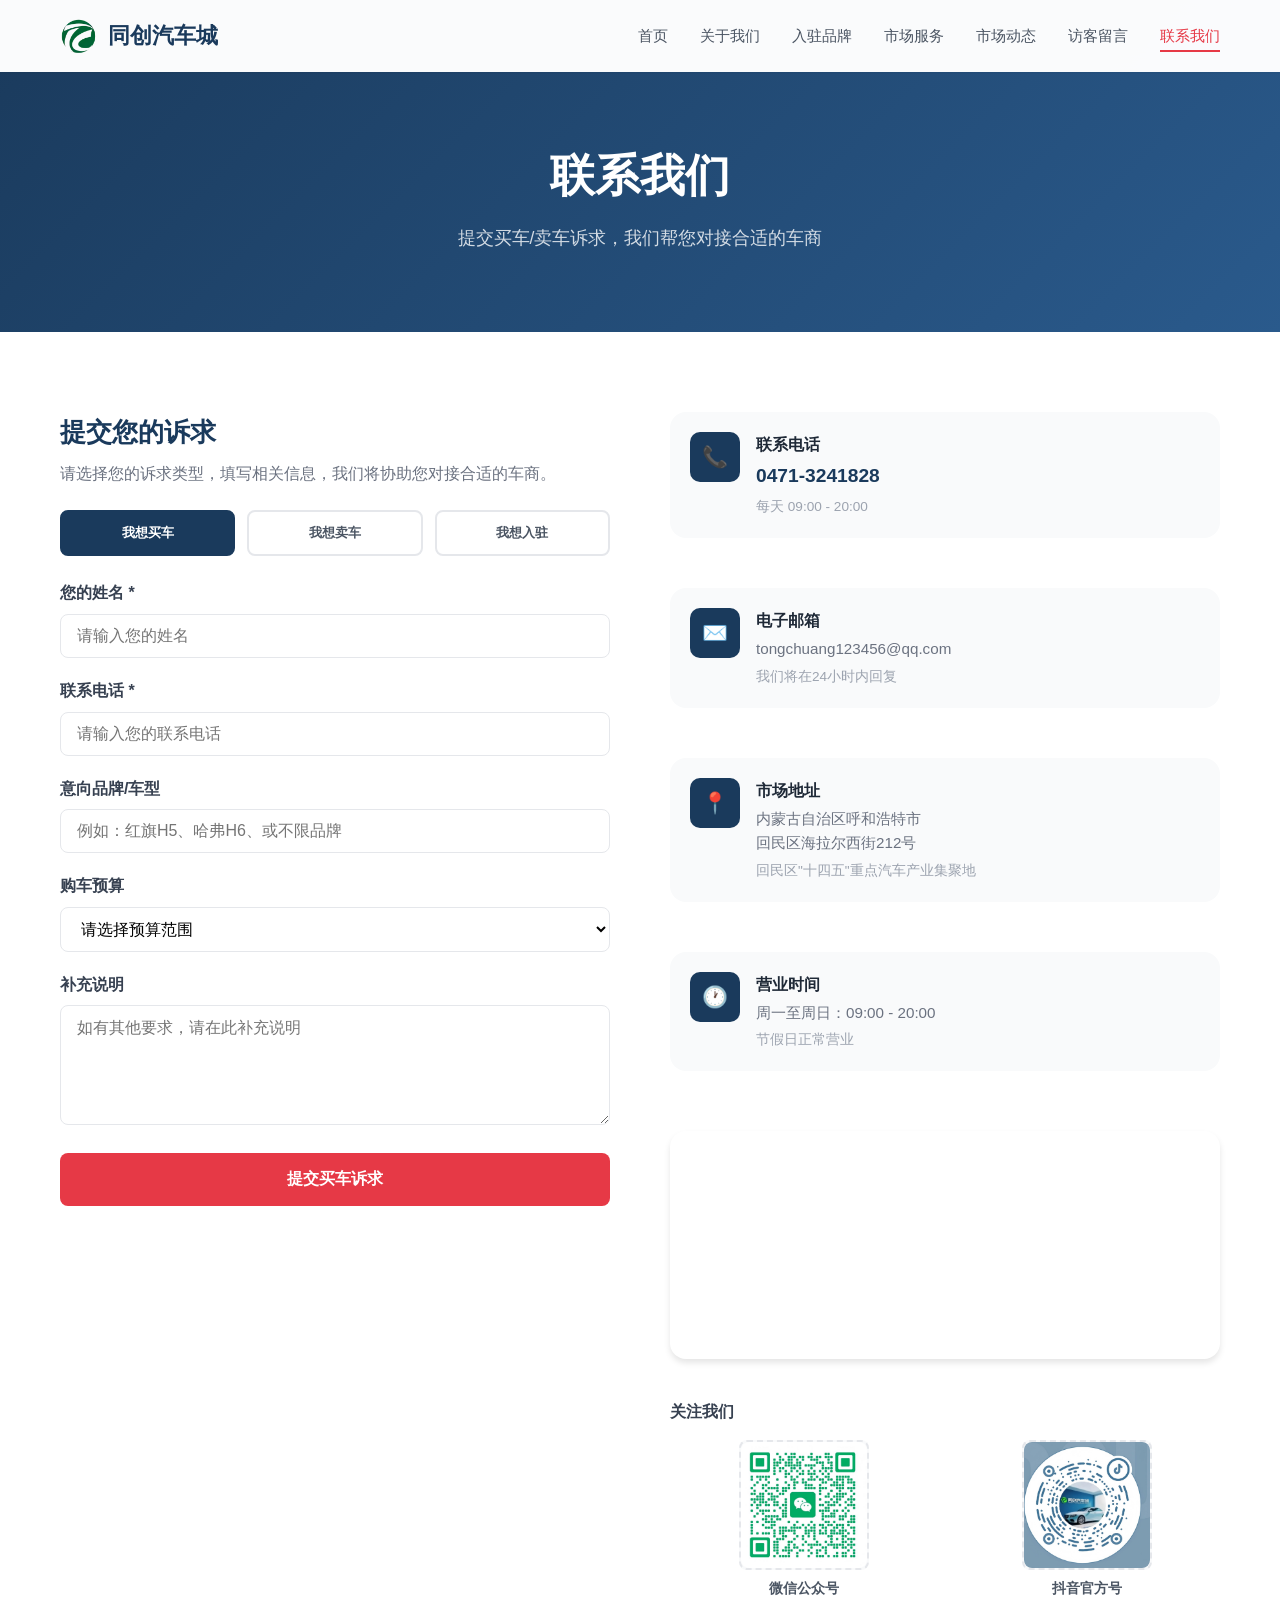
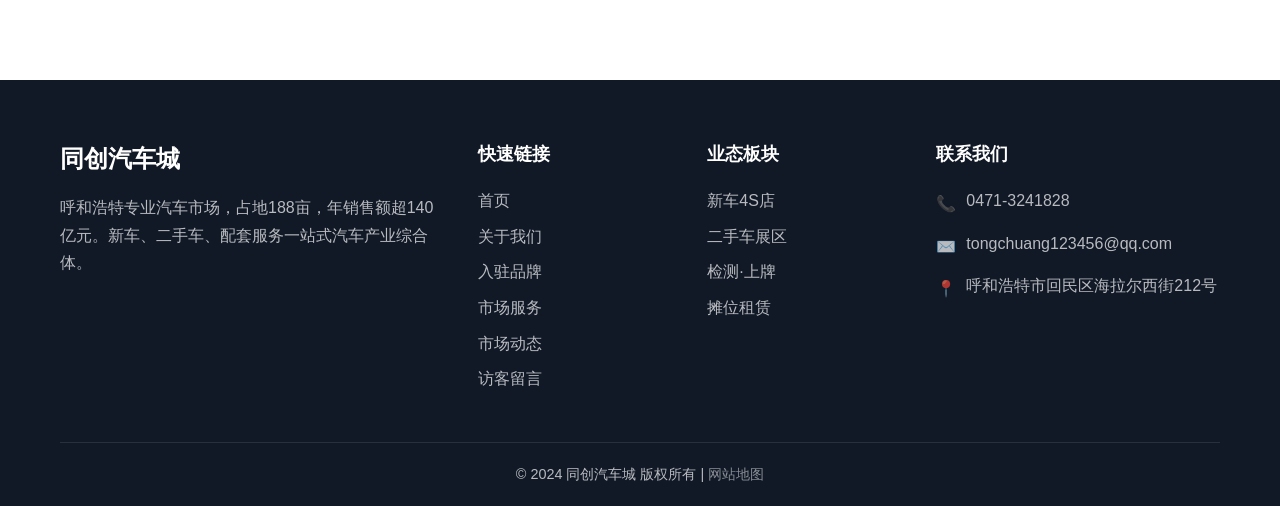
<file: contact.html>
<!DOCTYPE html>
<html lang="zh-CN">
<head>
  <meta charset="UTF-8">
  <meta name="viewport" content="width=device-width, initial-scale=1.0">
  <title>联系我们_买车卖车诉求提交 - 同创汽车城</title>
  <meta name="description" content="联系同创汽车城，提交买车或卖车诉求，我们帮您对接合适的车商。地址：呼和浩特市回民区海拉尔西街212号，电话：0471-3241828。">
  <meta name="keywords" content="同创汽车城联系我们,呼和浩特买车诉求,呼和浩特卖车诉求,海拉尔西街汽车城电话,同创汽车城地址,车商对接">
  <meta property="og:title" content="联系我们 - 同创汽车城">
  <meta property="og:description" content="提交买车/卖车诉求，同创汽车城帮您对接合适的车商。">
  <link rel="stylesheet" href="css/style.css">
  <link rel="stylesheet" href="css/responsive.css">
  <link rel="stylesheet" href="css/animations.css">
  <script type="application/ld+json">
  {
    "@context": "https://schema.org",
    "@type": "ContactPage",
    "name": "联系同创汽车城",
    "description": "提交买车卖车诉求，联系同创汽车城市场管理方",
    "isPartOf": { "@type": "WebSite", "name": "同创汽车城", "url": "https://tongchuang-auto.com" }
  }
  </script>
</head>
<body>

  <!-- Header -->
  <header class="header" id="header">
    <nav class="nav container">
      <a href="index.html" class="nav-logo">
        <img src="images/logo.png" alt="同创汽车城" style="height:42px;width:auto;">
        <span>同创汽车城</span>
      </a>
      <div class="nav-links" id="navLinks">
        <a href="index.html">首页</a>
        <a href="about.html">关于我们</a>
        <a href="merchants.html">入驻品牌</a>
        <a href="services.html">市场服务</a>
        <a href="market.html">市场动态</a>
        <a href="comments.html">访客留言</a>
        <a href="contact.html" class="active">联系我们</a>
      </div>
      <div class="hamburger" id="hamburger">
        <span></span><span></span><span></span>
      </div>
    </nav>
  </header>
  <div class="nav-overlay" id="navOverlay"></div>

  <!-- 页面横幅 -->
  <section class="page-banner">
    <div class="container">
      <h1>联系我们</h1>
      <p>提交买车/卖车诉求，我们帮您对接合适的车商</p>
    </div>
  </section>

  <!-- 诉求提交 + 联系信息 -->
  <section class="section">
    <div class="container">
      <div class="contact-grid">

        <!-- 左侧：诉求提交表单 -->
        <div class="contact-form fade-in">
          <h2 style="font-size:1.6rem;color:var(--primary);margin-bottom:8px;">提交您的诉求</h2>
          <p style="color:var(--gray-600);margin-bottom:24px;">请选择您的诉求类型，填写相关信息，我们将协助您对接合适的车商。</p>

          <!-- 诉求类型切换 -->
          <div style="display:flex;gap:12px;margin-bottom:24px;">
            <button class="form-tab active" onclick="switchForm('buy')" id="tabBuy" style="flex:1;padding:12px;border-radius:var(--radius);border:2px solid var(--primary);background:var(--primary);color:var(--white);font-weight:600;cursor:pointer;transition:var(--transition);">我想买车</button>
            <button class="form-tab" onclick="switchForm('sell')" id="tabSell" style="flex:1;padding:12px;border-radius:var(--radius);border:2px solid var(--gray-300);background:var(--white);color:var(--gray-700);font-weight:600;cursor:pointer;transition:var(--transition);">我想卖车</button>
            <button class="form-tab" onclick="switchForm('settle')" id="tabSettle" style="flex:1;padding:12px;border-radius:var(--radius);border:2px solid var(--gray-300);background:var(--white);color:var(--gray-700);font-weight:600;cursor:pointer;transition:var(--transition);">我想入驻</button>
          </div>

          <!-- 买车表单 -->
          <form id="formBuy" onsubmit="submitForm(event,'buy')">
            <div class="form-group">
              <label for="buyName">您的姓名 *</label>
              <input type="text" id="buyName" name="name" required placeholder="请输入您的姓名">
            </div>
            <div class="form-group">
              <label for="buyPhone">联系电话 *</label>
              <input type="tel" id="buyPhone" name="phone" required placeholder="请输入您的联系电话">
            </div>
            <div class="form-group">
              <label for="buyBrand">意向品牌/车型</label>
              <input type="text" id="buyBrand" name="brand" placeholder="例如：红旗H5、哈弗H6、或不限品牌">
            </div>
            <div class="form-group">
              <label for="buyBudget">购车预算</label>
              <select id="buyBudget" name="budget">
                <option value="">请选择预算范围</option>
                <option value="5万以下">5万以下</option>
                <option value="5-10万">5-10万</option>
                <option value="10-15万">10-15万</option>
                <option value="15-20万">15-20万</option>
                <option value="20-30万">20-30万</option>
                <option value="30万以上">30万以上</option>
                <option value="不限">不限</option>
              </select>
            </div>
            <div class="form-group">
              <label for="buyNote">补充说明</label>
              <textarea id="buyNote" name="note" placeholder="如有其他要求，请在此补充说明"></textarea>
            </div>
            <button type="submit" class="btn btn-primary" style="width:100%;justify-content:center;">提交买车诉求</button>
          </form>

          <!-- 卖车表单 -->
          <form id="formSell" onsubmit="submitForm(event,'sell')" style="display:none;">
            <div class="form-group">
              <label for="sellName">您的姓名 *</label>
              <input type="text" id="sellName" name="name" required placeholder="请输入您的姓名">
            </div>
            <div class="form-group">
              <label for="sellPhone">联系电话 *</label>
              <input type="tel" id="sellPhone" name="phone" required placeholder="请输入您的联系电话">
            </div>
            <div class="form-group">
              <label for="sellCar">车辆品牌/型号</label>
              <input type="text" id="sellCar" name="car" placeholder="例如：2020年 本田雅阁">
            </div>
            <div class="form-group">
              <label for="sellMileage">行驶里程（万公里）</label>
              <input type="text" id="sellMileage" name="mileage" placeholder="例如：5.8">
            </div>
            <div class="form-group">
              <label for="sellPrice">期望售价</label>
              <input type="text" id="sellPrice" name="price" placeholder="例如：8.5万">
            </div>
            <div class="form-group">
              <label for="sellNote">补充说明</label>
              <textarea id="sellNote" name="note" placeholder="车辆状况补充说明"></textarea>
            </div>
            <button type="submit" class="btn btn-primary" style="width:100%;justify-content:center;">提交卖车诉求</button>
          </form>

          <!-- 入驻表单 -->
          <form id="formSettle" onsubmit="submitForm(event,'settle')" style="display:none;">
            <div class="form-group">
              <label for="settleName">联系人姓名 *</label>
              <input type="text" id="settleName" name="name" required placeholder="请输入联系人姓名">
            </div>
            <div class="form-group">
              <label for="settlePhone">联系电话 *</label>
              <input type="tel" id="settlePhone" name="phone" required placeholder="请输入联系电话">
            </div>
            <div class="form-group">
              <label for="settleBrand">经营品牌/类型</label>
              <input type="text" id="settleBrand" name="brand" placeholder="例如：新车4S店、二手车零售、汽配用品">
            </div>
            <div class="form-group">
              <label for="settleArea">所需面积（㎡）</label>
              <input type="text" id="settleArea" name="area" placeholder="例如：100">
            </div>
            <div class="form-group">
              <label for="settleNote">补充说明</label>
              <textarea id="settleNote" name="note" placeholder="其他补充说明"></textarea>
            </div>
            <button type="submit" class="btn btn-primary" style="width:100%;justify-content:center;">提交入驻咨询</button>
          </form>

          <div id="formMsg" style="margin-top:16px;padding:12px 16px;border-radius:var(--radius);display:none;"></div>
        </div>

        <!-- 右侧：联系信息 -->
        <div style="display:flex;flex-direction:column;gap:20px;">
          <div class="contact-info-card fade-in">
            <div class="icon">📞</div>
            <div>
              <h4>联系电话</h4>
              <p style="font-size:1.2rem;font-weight:700;color:var(--primary);">0471-3241828</p>
              <p style="font-size:0.85rem;color:var(--gray-500);margin-top:4px;">每天 09:00 - 20:00</p>
            </div>
          </div>
          <div class="contact-info-card fade-in">
            <div class="icon">✉️</div>
            <div>
              <h4>电子邮箱</h4>
              <p>tongchuang123456@qq.com</p>
              <p style="font-size:0.85rem;color:var(--gray-500);margin-top:4px;">我们将在24小时内回复</p>
            </div>
          </div>
          <div class="contact-info-card fade-in">
            <div class="icon">📍</div>
            <div>
              <h4>市场地址</h4>
              <p>内蒙古自治区呼和浩特市<br>回民区海拉尔西街212号</p>
              <p style="font-size:0.85rem;color:var(--gray-500);margin-top:4px;">回民区"十四五"重点汽车产业集聚地</p>
            </div>
          </div>
          <div class="contact-info-card fade-in">
            <div class="icon">🕐</div>
            <div>
              <h4>营业时间</h4>
              <p>周一至周日：09:00 - 20:00</p>
              <p style="font-size:0.85rem;color:var(--gray-500);margin-top:4px;">节假日正常营业</p>
            </div>
          </div>

          <!-- 地图嵌入 -->
          <div class="map-container fade-in">
            <iframe
              src="https://map.qq.com/webs/index.html?latlng=40.8418,111.7519&zoom=16&title=同创汽车城&addr=呼和浩特市回民区海拉尔西街212号"
              width="100%"
              height="220"
              style="border:0;border-radius:var(--radius-lg);"
              allowfullscreen=""
              loading="lazy"
              referrerpolicy="no-referrer-when-downgrade"
              title="同创汽车城位置地图">
            </iframe>
          </div>

          <!-- 微信 & 抖音二维码 -->
          <div class="qrcode-section fade-in">
            <h4 style="margin-bottom:16px;color:var(--gray-800);">关注我们</h4>
            <div class="qrcode-grid">
              <div class="qrcode-card">
                <div class="qrcode-placeholder" id="wechatQR">
                  <!-- 替换为你的微信二维码图片 -->
                  <img src="images/qrcodes/wechat.jpg" alt="微信二维码" style="width:100%;height:100%;object-fit:cover;border-radius:8px;" onerror="this.parentElement.innerHTML='<span style=&quot;font-size:2rem;&quot;>💬</span><p style=&quot;font-size:0.8rem;color:var(--gray-500);margin-top:8px;&quot;>微信二维码</p><p style=&quot;font-size:0.75rem;color:var(--gray-400);&quot;>请将图片放入<br>images/qrcodes/wechat.jpg</p>'">
                </div>
                <p class="qrcode-label">微信公众号</p>
              </div>
              <div class="qrcode-card">
                <div class="qrcode-placeholder" id="douyinQR">
                  <!-- 替换为你的抖音二维码图片 -->
                  <img src="images/qrcodes/douyin.png" alt="抖音二维码" style="width:100%;height:100%;object-fit:cover;border-radius:8px;" onerror="this.parentElement.innerHTML='<span style=&quot;font-size:2rem;&quot;>🎵</span><p style=&quot;font-size:0.8rem;color:var(--gray-500);margin-top:8px;&quot;>抖音二维码</p><p style=&quot;font-size:0.75rem;color:var(--gray-400);&quot;>请将图片放入<br>images/qrcodes/douyin.png</p>'">
                </div>
                <p class="qrcode-label">抖音官方号</p>
              </div>
            </div>
          </div>
        </div>

      </div>
    </div>
  </section>

  <!-- Footer -->
  <footer class="footer">
    <div class="container">
      <div class="footer-grid">
        <div class="footer-brand">
          <h3>同创汽车城</h3>
          <p>呼和浩特专业汽车市场，占地188亩，年销售额超140亿元。新车、二手车、配套服务一站式汽车产业综合体。</p>
        </div>
        <div>
          <h4>快速链接</h4>
          <ul class="footer-links">
            <li><a href="index.html">首页</a></li>
            <li><a href="about.html">关于我们</a></li>
            <li><a href="merchants.html">入驻品牌</a></li>
            <li><a href="services.html">市场服务</a></li>
            <li><a href="market.html">市场动态</a></li>
            <li><a href="comments.html">访客留言</a></li>
          </ul>
        </div>
        <div>
          <h4>业态板块</h4>
          <ul class="footer-links">
            <li><a href="merchants.html">新车4S店</a></li>
            <li><a href="merchants.html">二手车展区</a></li>
            <li><a href="services.html">检测·上牌</a></li>
            <li><a href="services.html">摊位租赁</a></li>
          </ul>
        </div>
        <div>
          <h4>联系我们</h4>
          <ul class="footer-contact">
            <li><span class="icon">📞</span><span>0471-3241828</span></li>
            <li><span class="icon">✉️</span><span>tongchuang123456@qq.com</span></li>
            <li><span class="icon">📍</span><span>呼和浩特市回民区海拉尔西街212号</span></li>
          </ul>
        </div>
      </div>
      <div class="footer-bottom">
        <p>&copy; 2024 同创汽车城 版权所有 | <a href="sitemap.xml" style="color:rgba(255,255,255,0.5);">网站地图</a></p>
      </div>
    </div>
  </footer>

  <button class="back-to-top" id="backToTop" aria-label="返回顶部">↑</button>

  <script src="js/main.js"></script>
  <script src="js/contact-form.js"></script>
</body>
</html>
</file>
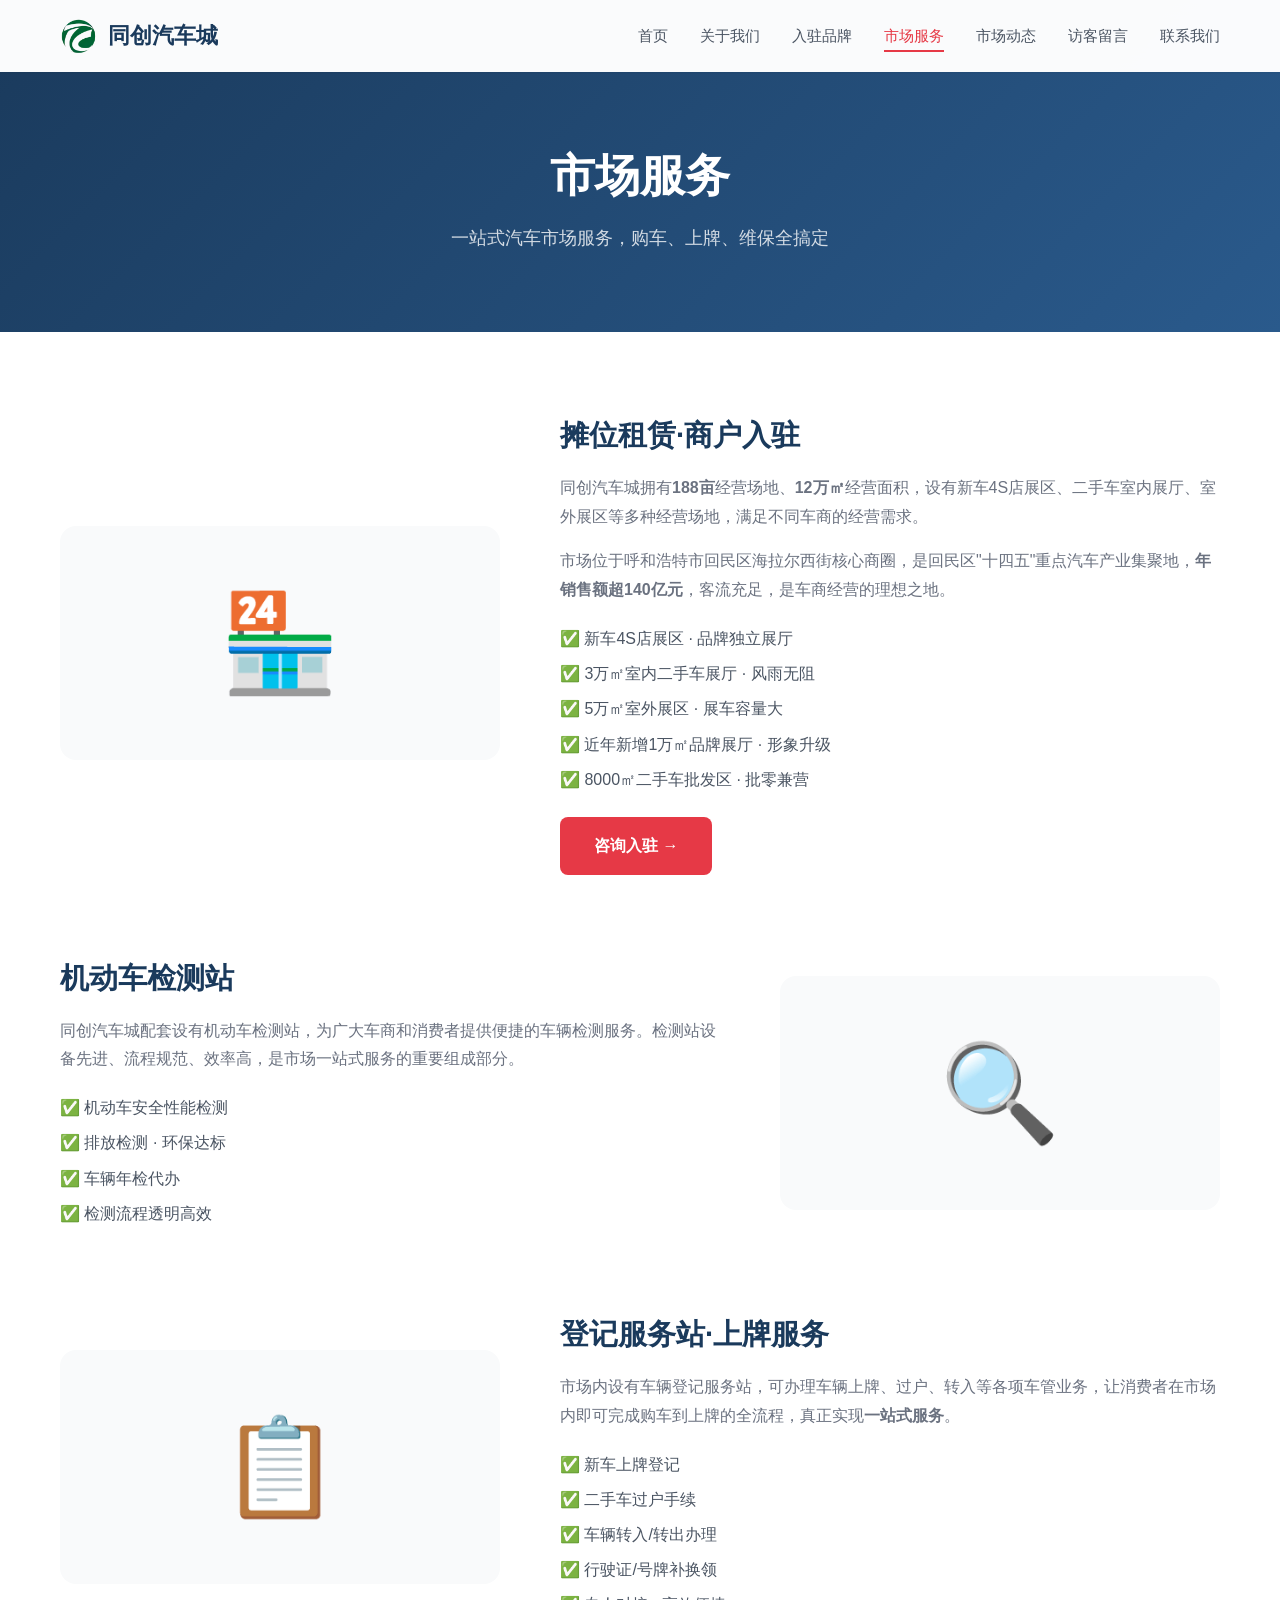
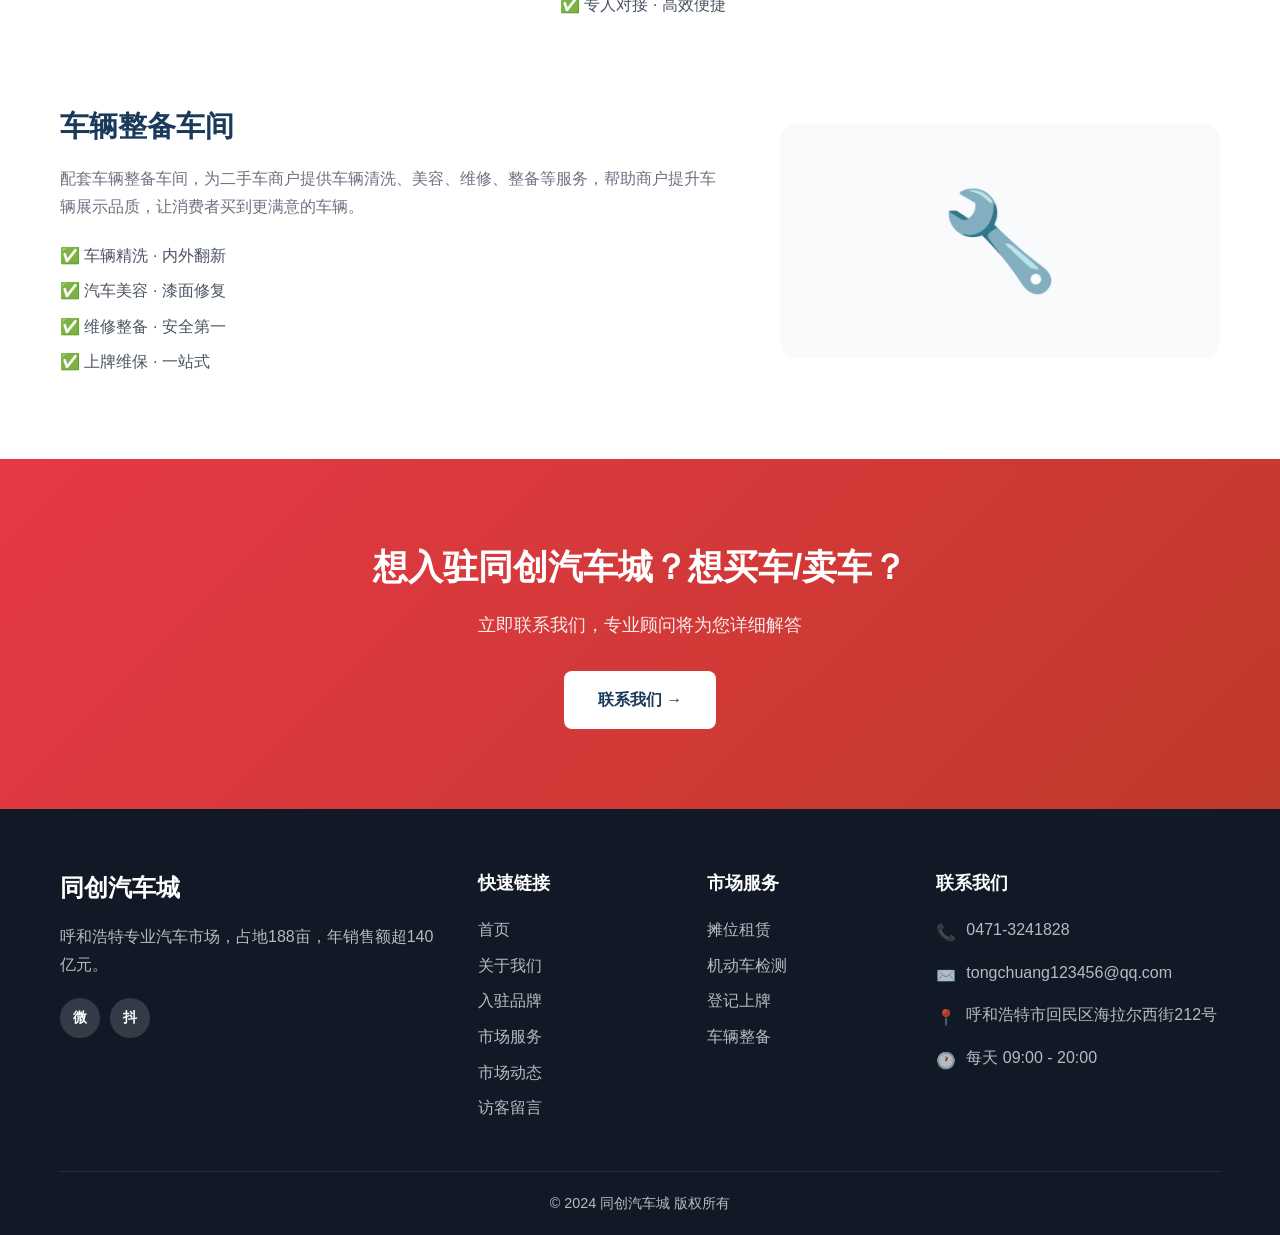
<file: services.html>
<!DOCTYPE html>
<html lang="zh-CN">
<head>
  <meta charset="UTF-8">
  <meta name="viewport" content="width=device-width, initial-scale=1.0">
  <title>市场服务 - 同创汽车城</title>
  <meta name="description" content="同创汽车城提供摊位租赁、机动车检测、登记上牌、车辆整备等一站式市场服务，是呼和浩特规模最大、服务最完善的汽车专业市场。">
  <meta name="keywords" content="同创汽车城服务,汽车市场租赁,呼和浩特上牌服务,机动车检测,二手车登记,车辆整备,汽车市场招商,车商入驻">
  <link rel="stylesheet" href="css/style.css">
  <link rel="stylesheet" href="css/responsive.css">
  <link rel="stylesheet" href="css/animations.css">
</head>
<body>

  <!-- Header -->
  <header class="header" id="header">
    <nav class="nav container">
      <a href="index.html" class="nav-logo">
        <img src="images/logo.png" alt="同创汽车城" style="height:42px;width:auto;">
        <span>同创汽车城</span>
      </a>
      <div class="nav-links" id="navLinks">
        <a href="index.html">首页</a>
        <a href="about.html">关于我们</a>
        <a href="merchants.html">入驻品牌</a>
        <a href="services.html" class="active">市场服务</a>
        <a href="market.html">市场动态</a>
        <a href="comments.html">访客留言</a>
        <a href="contact.html">联系我们</a>
      </div>
      <div class="hamburger" id="hamburger">
        <span></span><span></span><span></span>
      </div>
    </nav>
  </header>
  <div class="nav-overlay" id="navOverlay"></div>

  <!-- 页面横幅 -->
  <section class="page-banner">
    <div class="container">
      <h1>市场服务</h1>
      <p>一站式汽车市场服务，购车、上牌、维保全搞定</p>
    </div>
  </section>

  <!-- 核心服务 -->
  <section class="section">
    <div class="container">

      <!-- 摊位租赁 -->
      <div class="service-detail fade-in" style="display:grid;grid-template-columns:1fr 1.5fr;gap:60px;align-items:center;margin-bottom:80px;">
        <div style="font-size:6rem;text-align:center;background:var(--gray-100);border-radius:var(--radius-lg);padding:40px;color:var(--primary);">🏪</div>
        <div>
          <h2 style="font-size:1.8rem;color:var(--primary);margin-bottom:16px;">摊位租赁·商户入驻</h2>
          <p style="color:var(--gray-600);line-height:1.8;margin-bottom:16px;">
            同创汽车城拥有<strong>188亩</strong>经营场地、<strong>12万㎡</strong>经营面积，设有新车4S店展区、二手车室内展厅、室外展区等多种经营场地，满足不同车商的经营需求。
          </p>
          <p style="color:var(--gray-600);line-height:1.8;margin-bottom:16px;">
            市场位于呼和浩特市回民区海拉尔西街核心商圈，是回民区"十四五"重点汽车产业集聚地，<strong>年销售额超140亿元</strong>，客流充足，是车商经营的理想之地。
          </p>
          <ul style="color:var(--gray-700);line-height:2.2;">
            <li>✅ 新车4S店展区 · 品牌独立展厅</li>
            <li>✅ 3万㎡室内二手车展厅 · 风雨无阻</li>
            <li>✅ 5万㎡室外展区 · 展车容量大</li>
            <li>✅ 近年新增1万㎡品牌展厅 · 形象升级</li>
            <li>✅ 8000㎡二手车批发区 · 批零兼营</li>
          </ul>
          <a href="contact.html" class="btn btn-primary mt-20">咨询入驻 →</a>
        </div>
      </div>

      <!-- 机动车检测 -->
      <div class="service-detail fade-in" style="display:grid;grid-template-columns:1.5fr 1fr;gap:60px;align-items:center;margin-bottom:80px;">
        <div>
          <h2 style="font-size:1.8rem;color:var(--primary);margin-bottom:16px;">机动车检测站</h2>
          <p style="color:var(--gray-600);line-height:1.8;margin-bottom:16px;">
            同创汽车城配套设有机动车检测站，为广大车商和消费者提供便捷的车辆检测服务。检测站设备先进、流程规范、效率高，是市场一站式服务的重要组成部分。
          </p>
          <ul style="color:var(--gray-700);line-height:2.2;">
            <li>✅ 机动车安全性能检测</li>
            <li>✅ 排放检测 · 环保达标</li>
            <li>✅ 车辆年检代办</li>
            <li>✅ 检测流程透明高效</li>
          </ul>
        </div>
        <div style="font-size:6rem;text-align:center;background:var(--gray-100);border-radius:var(--radius-lg);padding:40px;color:var(--accent);">🔍</div>
      </div>

      <!-- 登记服务站 -->
      <div class="service-detail fade-in" style="display:grid;grid-template-columns:1fr 1.5fr;gap:60px;align-items:center;margin-bottom:80px;">
        <div style="font-size:6rem;text-align:center;background:var(--gray-100);border-radius:var(--radius-lg);padding:40px;color:var(--gold);">📋</div>
        <div>
          <h2 style="font-size:1.8rem;color:var(--primary);margin-bottom:16px;">登记服务站·上牌服务</h2>
          <p style="color:var(--gray-600);line-height:1.8;margin-bottom:16px;">
            市场内设有车辆登记服务站，可办理车辆上牌、过户、转入等各项车管业务，让消费者在市场内即可完成购车到上牌的全流程，真正实现<strong>一站式服务</strong>。
          </p>
          <ul style="color:var(--gray-700);line-height:2.2;">
            <li>✅ 新车上牌登记</li>
            <li>✅ 二手车过户手续</li>
            <li>✅ 车辆转入/转出办理</li>
            <li>✅ 行驶证/号牌补换领</li>
            <li>✅ 专人对接 · 高效便捷</li>
          </ul>
        </div>
      </div>

      <!-- 车辆整备车间 -->
      <div class="service-detail fade-in" style="display:grid;grid-template-columns:1.5fr 1fr;gap:60px;align-items:center;">
        <div>
          <h2 style="font-size:1.8rem;color:var(--primary);margin-bottom:16px;">车辆整备车间</h2>
          <p style="color:var(--gray-600);line-height:1.8;margin-bottom:16px;">
            配套车辆整备车间，为二手车商户提供车辆清洗、美容、维修、整备等服务，帮助商户提升车辆展示品质，让消费者买到更满意的车辆。
          </p>
          <ul style="color:var(--gray-700);line-height:2.2;">
            <li>✅ 车辆精洗 · 内外翻新</li>
            <li>✅ 汽车美容 · 漆面修复</li>
            <li>✅ 维修整备 · 安全第一</li>
            <li>✅ 上牌维保 · 一站式</li>
          </ul>
        </div>
        <div style="font-size:6rem;text-align:center;background:var(--gray-100);border-radius:var(--radius-lg);padding:40px;color:var(--primary-light);">🔧</div>
      </div>

    </div>
  </section>

  <!-- CTA -->
  <section class="section cta-section">
    <div class="container fade-in" style="text-align:center;">
      <h2>想入驻同创汽车城？想买车/卖车？</h2>
      <p style="margin-bottom:32px;">立即联系我们，专业顾问将为您详细解答</p>
      <a href="contact.html" class="btn btn-white">联系我们 →</a>
    </div>
  </section>

  <!-- Footer -->
  <footer class="footer">
    <div class="container">
      <div class="footer-grid">
        <div class="footer-brand">
          <h3>同创汽车城</h3>
          <p>呼和浩特专业汽车市场，占地188亩，年销售额超140亿元。</p>
          <div class="footer-social">
            <a href="contact.html#wechatQR" aria-label="微信" title="微信二维码">微</a>
            <a href="contact.html#douyinQR" aria-label="抖音" title="抖音二维码">抖</a>
          </div>
        </div>
        <div>
          <h4>快速链接</h4>
          <ul class="footer-links">
            <li><a href="index.html">首页</a></li>
            <li><a href="about.html">关于我们</a></li>
            <li><a href="merchants.html">入驻品牌</a></li>
            <li><a href="services.html">市场服务</a></li>
            <li><a href="market.html">市场动态</a></li>
            <li><a href="comments.html">访客留言</a></li>
        </div>
        <div>
          <h4>市场服务</h4>
          <ul class="footer-links">
            <li><a href="services.html">摊位租赁</a></li>
            <li><a href="services.html">机动车检测</a></li>
            <li><a href="services.html">登记上牌</a></li>
            <li><a href="services.html">车辆整备</a></li>
          </ul>
        </div>
        <div>
          <h4>联系我们</h4>
          <ul class="footer-contact">
            <li><span class="icon">📞</span><span>0471-3241828</span></li>
            <li><span class="icon">✉️</span><span>tongchuang123456@qq.com</span></li>
            <li><span class="icon">📍</span><span>呼和浩特市回民区海拉尔西街212号</span></li>
            <li><span class="icon">🕐</span><span>每天 09:00 - 20:00</span></li>
          </ul>
        </div>
      </div>
      <div class="footer-bottom">
        <p>&copy; 2024 同创汽车城 版权所有</p>
      </div>
    </div>
  </footer>

  <button class="back-to-top" id="backToTop" aria-label="返回顶部">↑</button>
  <script src="js/main.js"></script>
</body>
</html>
</file>
<file: css/style.css>
/* ============================================
   同创汽车城 - 主样式文件
   ============================================ */

/* CSS 变量 - 主题系统 */
:root {
  --primary: #1a3a5c;
  --primary-light: #2a5a8c;
  --accent: #e63946;
  --accent-light: #ff6b6b;
  --gold: #f4a261;
  --dark: #111927;
  --gray-900: #1f2937;
  --gray-800: #374151;
  --gray-700: #4b5563;
  --gray-600: #6b7280;
  --gray-500: #9ca3af;
  --gray-400: #d1d5db;
  --gray-300: #e5e7eb;
  --gray-200: #f3f4f6;
  --gray-100: #f9fafb;
  --white: #ffffff;
  --shadow-sm: 0 1px 2px rgba(0,0,0,0.05);
  --shadow: 0 4px 6px rgba(0,0,0,0.1);
  --shadow-md: 0 10px 15px rgba(0,0,0,0.1);
  --shadow-lg: 0 20px 25px rgba(0,0,0,0.15);
  --radius: 8px;
  --radius-lg: 16px;
  --transition: all 0.3s ease;
  --font-main: 'Segoe UI', 'PingFang SC', 'Microsoft YaHei', sans-serif;
}

/* 全局重置 */
*, *::before, *::after {
  margin: 0;
  padding: 0;
  box-sizing: border-box;
}

html {
  scroll-behavior: smooth;
  font-size: 16px;
}

body {
  font-family: var(--font-main);
  color: var(--gray-800);
  line-height: 1.6;
  background: var(--white);
  overflow-x: hidden;
}

a {
  text-decoration: none;
  color: inherit;
  transition: var(--transition);
}

ul, ol {
  list-style: none;
}

img {
  max-width: 100%;
  height: auto;
  display: block;
}

button {
  cursor: pointer;
  border: none;
  outline: none;
  font-family: inherit;
}

.container {
  max-width: 1200px;
  margin: 0 auto;
  padding: 0 20px;
}

.section {
  padding: 80px 0;
}

.section-title {
  text-align: center;
  margin-bottom: 50px;
}

.section-title h2 {
  font-size: 2.2rem;
  color: var(--primary);
  margin-bottom: 12px;
  position: relative;
  display: inline-block;
}

.section-title h2::after {
  content: '';
  position: absolute;
  bottom: -8px;
  left: 50%;
  transform: translateX(-50%);
  width: 60px;
  height: 3px;
  background: var(--accent);
  border-radius: 2px;
}

.section-title p {
  color: var(--gray-600);
  font-size: 1.05rem;
  max-width: 600px;
  margin: 16px auto 0;
}

/* ============================================
   Header / Navigation
   ============================================ */
.header {
  position: fixed;
  top: 0;
  left: 0;
  width: 100%;
  z-index: 1000;
  background: rgba(255, 255, 255, 0.98);
  backdrop-filter: blur(10px);
  box-shadow: var(--shadow-sm);
  transition: var(--transition);
}

.header.scrolled {
  box-shadow: var(--shadow);
}

.nav {
  display: flex;
  align-items: center;
  justify-content: space-between;
  height: 72px;
}

.nav-logo {
  display: flex;
  align-items: center;
  gap: 10px;
  font-size: 1.4rem;
  font-weight: 700;
  color: var(--primary);
}

.nav-logo .logo-icon {
  width: 40px;
  height: 40px;
  background: var(--primary);
  border-radius: 8px;
  display: flex;
  align-items: center;
  justify-content: center;
  color: var(--white);
  font-size: 1.2rem;
}

.nav-links {
  display: flex;
  align-items: center;
  gap: 32px;
}

.nav-links a {
  font-size: 0.95rem;
  font-weight: 500;
  color: var(--gray-700);
  position: relative;
  padding: 4px 0;
}

.nav-links a::after {
  content: '';
  position: absolute;
  bottom: 0;
  left: 0;
  width: 0;
  height: 2px;
  background: var(--accent);
  transition: width 0.3s ease;
}

.nav-links a:hover,
.nav-links a.active {
  color: var(--accent);
}

.nav-links a:hover::after,
.nav-links a.active::after {
  width: 100%;
}

.nav-cta {
  background: var(--accent);
  color: var(--white) !important;
  padding: 10px 24px;
  border-radius: var(--radius);
  font-weight: 600;
}

.nav-cta:hover {
  background: var(--accent-light);
  transform: translateY(-1px);
}

.nav-cta::after {
  display: none !important;
}

/* 汉堡菜单 */
.hamburger {
  display: none;
  flex-direction: column;
  gap: 5px;
  cursor: pointer;
  padding: 5px;
  z-index: 1001;
}

.hamburger span {
  width: 24px;
  height: 2px;
  background: var(--gray-800);
  transition: var(--transition);
  border-radius: 2px;
}

.hamburger.active span:nth-child(1) {
  transform: rotate(45deg) translate(5px, 5px);
}

.hamburger.active span:nth-child(2) {
  opacity: 0;
}

.hamburger.active span:nth-child(3) {
  transform: rotate(-45deg) translate(5px, -5px);
}

/* ============================================
   Hero Section
   ============================================ */
.hero {
  min-height: 100vh;
  display: flex;
  align-items: center;
  background: linear-gradient(135deg, var(--primary) 0%, var(--primary-light) 50%, #1a5276 100%);
  position: relative;
  overflow: hidden;
  padding-top: 72px;
}

.hero::before {
  content: '';
  position: absolute;
  top: -50%;
  right: -20%;
  width: 800px;
  height: 800px;
  background: rgba(255, 255, 255, 0.03);
  border-radius: 50%;
}

.hero::after {
  content: '';
  position: absolute;
  bottom: -30%;
  left: -10%;
  width: 600px;
  height: 600px;
  background: rgba(230, 57, 70, 0.05);
  border-radius: 50%;
}

.hero .container {
  display: grid;
  grid-template-columns: 1fr 1fr;
  gap: 60px;
  align-items: center;
  position: relative;
  z-index: 1;
}

.hero-content {
  color: var(--white);
}

.hero-content .tag {
  display: inline-block;
  background: rgba(255, 255, 255, 0.15);
  padding: 6px 16px;
  border-radius: 20px;
  font-size: 0.85rem;
  margin-bottom: 20px;
  backdrop-filter: blur(4px);
}

.hero-content h1 {
  font-size: 3.2rem;
  font-weight: 800;
  line-height: 1.15;
  margin-bottom: 20px;
}

.hero-content h1 span {
  color: var(--gold);
}

.hero-content p {
  font-size: 1.1rem;
  opacity: 0.85;
  margin-bottom: 32px;
  line-height: 1.7;
}

.hero-buttons {
  display: flex;
  gap: 16px;
  flex-wrap: wrap;
}

.btn {
  display: inline-flex;
  align-items: center;
  gap: 8px;
  padding: 14px 32px;
  border-radius: var(--radius);
  font-size: 1rem;
  font-weight: 600;
  transition: var(--transition);
  border: 2px solid transparent;
}

.btn-primary {
  background: var(--accent);
  color: var(--white);
}

.btn-primary:hover {
  background: var(--accent-light);
  transform: translateY(-2px);
  box-shadow: 0 8px 25px rgba(230, 57, 70, 0.3);
}

.btn-outline {
  background: transparent;
  color: var(--white);
  border-color: rgba(255, 255, 255, 0.4);
}

.btn-outline:hover {
  background: rgba(255, 255, 255, 0.1);
  border-color: var(--white);
}

.btn-white {
  background: var(--white);
  color: var(--primary);
}

.btn-white:hover {
  background: var(--gray-100);
  transform: translateY(-2px);
}

/* Hero 图片 */
.hero-image {
  position: relative;
}

.hero-image .car-img {
  width: 100%;
  height: 400px;
  background: rgba(255, 255, 255, 0.08);
  border-radius: var(--radius-lg);
  display: flex;
  align-items: center;
  justify-content: center;
  font-size: 5rem;
  backdrop-filter: blur(4px);
  border: 1px solid rgba(255, 255, 255, 0.1);
}

/* ============================================
   关于简介区
   ============================================ */
.about-preview {
  background: var(--gray-100);
}

.about-grid {
  display: grid;
  grid-template-columns: 1fr 1fr;
  gap: 60px;
  align-items: center;
}

.about-image {
  width: 100%;
  height: 400px;
  background: linear-gradient(135deg, var(--primary), var(--primary-light));
  border-radius: var(--radius-lg);
  display: flex;
  align-items: center;
  justify-content: center;
  font-size: 4rem;
  color: rgba(255, 255, 255, 0.3);
}

.about-text h3 {
  font-size: 1.8rem;
  color: var(--primary);
  margin-bottom: 16px;
}

.about-text p {
  color: var(--gray-600);
  margin-bottom: 20px;
  line-height: 1.8;
}

.about-features {
  display: grid;
  grid-template-columns: 1fr 1fr;
  gap: 16px;
  margin-top: 24px;
}

.about-feature {
  display: flex;
  align-items: center;
  gap: 12px;
}

.about-feature .icon {
  width: 40px;
  height: 40px;
  background: rgba(230, 57, 70, 0.1);
  border-radius: 10px;
  display: flex;
  align-items: center;
  justify-content: center;
  font-size: 1.2rem;
  flex-shrink: 0;
}

.about-feature span {
  font-weight: 600;
  color: var(--gray-800);
}

/* ============================================
   车型展示区
   ============================================ */
.cars-section {
  background: var(--white);
}

.car-filters {
  display: flex;
  justify-content: center;
  gap: 12px;
  margin-bottom: 40px;
  flex-wrap: wrap;
}

.filter-btn {
  padding: 8px 20px;
  border-radius: 20px;
  background: var(--gray-200);
  color: var(--gray-700);
  font-size: 0.9rem;
  font-weight: 500;
  transition: var(--transition);
}

.filter-btn:hover,
.filter-btn.active {
  background: var(--primary);
  color: var(--white);
}

.cars-grid {
  display: grid;
  grid-template-columns: repeat(3, 1fr);
  gap: 30px;
}

.car-card {
  background: var(--white);
  border-radius: var(--radius-lg);
  overflow: hidden;
  box-shadow: var(--shadow);
  transition: var(--transition);
  border: 1px solid var(--gray-300);
}

.car-card:hover {
  transform: translateY(-8px);
  box-shadow: var(--shadow-lg);
}

.car-card .card-image {
  height: 200px;
  background: linear-gradient(135deg, var(--gray-200), var(--gray-300));
  display: flex;
  align-items: center;
  justify-content: center;
  font-size: 3rem;
  position: relative;
  overflow: hidden;
}

.car-card .card-badge {
  position: absolute;
  top: 12px;
  left: 12px;
  background: var(--accent);
  color: var(--white);
  padding: 4px 12px;
  border-radius: 20px;
  font-size: 0.8rem;
  font-weight: 600;
}

.car-card .card-body {
  padding: 20px;
}

.car-card h3 {
  font-size: 1.2rem;
  color: var(--gray-900);
  margin-bottom: 8px;
}

.car-card .card-meta {
  display: flex;
  gap: 16px;
  margin-bottom: 12px;
  font-size: 0.85rem;
  color: var(--gray-600);
}

.car-card .card-meta span {
  display: flex;
  align-items: center;
  gap: 4px;
}

.car-card .card-price {
  font-size: 1.4rem;
  font-weight: 700;
  color: var(--accent);
  margin-bottom: 16px;
}

.car-card .card-footer {
  display: flex;
  gap: 10px;
}

.car-card .card-footer .btn {
  flex: 1;
  padding: 10px 16px;
  font-size: 0.9rem;
  text-align: center;
  justify-content: center;
}

/* ============================================
   服务项目区
   ============================================ */
.services-section {
  background: var(--gray-100);
}

.services-grid {
  display: grid;
  grid-template-columns: repeat(3, 1fr);
  gap: 30px;
}

.service-card {
  background: var(--white);
  padding: 40px 30px;
  border-radius: var(--radius-lg);
  text-align: center;
  transition: var(--transition);
  border: 1px solid transparent;
}

.service-card:hover {
  transform: translateY(-5px);
  box-shadow: var(--shadow-md);
  border-color: var(--primary);
}

.service-card .service-icon {
  width: 70px;
  height: 70px;
  background: rgba(26, 58, 92, 0.08);
  border-radius: 50%;
  display: flex;
  align-items: center;
  justify-content: center;
  font-size: 1.8rem;
  margin: 0 auto 20px;
  transition: var(--transition);
}

.service-card:hover .service-icon {
  background: var(--primary);
  color: var(--white);
}

.service-card h3 {
  font-size: 1.2rem;
  color: var(--gray-900);
  margin-bottom: 12px;
}

.service-card p {
  color: var(--gray-600);
  font-size: 0.95rem;
  line-height: 1.7;
}

/* ============================================
   数据展示区
   ============================================ */
.stats-section {
  background: linear-gradient(135deg, var(--primary) 0%, var(--primary-light) 100%);
  color: var(--white);
}

.stats-section .section-title h2 {
  color: var(--white);
}

.stats-section .section-title h2::after {
  background: var(--gold);
}

.stats-section .section-title p {
  color: rgba(255, 255, 255, 0.7);
}

.stats-grid {
  display: grid;
  grid-template-columns: repeat(4, 1fr);
  gap: 30px;
}

.stat-item {
  text-align: center;
  padding: 30px 20px;
}

.stat-item .stat-number {
  font-size: 3rem;
  font-weight: 800;
  color: var(--gold);
  margin-bottom: 8px;
  line-height: 1;
}

.stat-item .stat-label {
  font-size: 1rem;
  opacity: 0.8;
}

/* ============================================
   客户评价区
   ============================================ */
.testimonials-section {
  background: var(--white);
}

.testimonials-grid {
  display: grid;
  grid-template-columns: repeat(3, 1fr);
  gap: 30px;
}

.testimonial-card {
  background: var(--gray-100);
  padding: 30px;
  border-radius: var(--radius-lg);
  transition: var(--transition);
}

.testimonial-card:hover {
  background: var(--white);
  box-shadow: var(--shadow-md);
}

.testimonial-card .stars {
  color: var(--gold);
  font-size: 1rem;
  margin-bottom: 16px;
}

.testimonial-card p {
  color: var(--gray-700);
  font-style: italic;
  line-height: 1.7;
  margin-bottom: 20px;
}

.testimonial-author {
  display: flex;
  align-items: center;
  gap: 12px;
}

.testimonial-author .avatar {
  width: 45px;
  height: 45px;
  background: var(--primary);
  border-radius: 50%;
  display: flex;
  align-items: center;
  justify-content: center;
  color: var(--white);
  font-weight: 700;
}

.testimonial-author .name {
  font-weight: 600;
  color: var(--gray-900);
}

.testimonial-author .title {
  font-size: 0.85rem;
  color: var(--gray-500);
}

/* ============================================
   CTA 区域
   ============================================ */
.cta-section {
  background: linear-gradient(135deg, var(--accent) 0%, #c0392b 100%);
  color: var(--white);
  text-align: center;
}

.cta-section h2 {
  font-size: 2.2rem;
  margin-bottom: 16px;
}

.cta-section p {
  font-size: 1.1rem;
  opacity: 0.9;
  margin-bottom: 32px;
}

/* ============================================
   Footer
   ============================================ */
.footer {
  background: var(--dark);
  color: rgba(255, 255, 255, 0.7);
  padding: 60px 0 0;
}

.footer-grid {
  display: grid;
  grid-template-columns: 2fr 1fr 1fr 1.5fr;
  gap: 40px;
  margin-bottom: 40px;
}

.footer-brand h3 {
  color: var(--white);
  font-size: 1.5rem;
  margin-bottom: 16px;
}

.footer-brand p {
  line-height: 1.7;
  margin-bottom: 20px;
}

.footer-social {
  display: flex;
  gap: 12px;
}

.footer-social a {
  width: 36px;
  height: 36px;
  background: rgba(255, 255, 255, 0.1);
  border-radius: 50%;
  display: flex;
  align-items: center;
  justify-content: center;
  transition: var(--transition);
}

.footer-social a:hover {
  background: var(--accent);
}

.footer h4 {
  color: var(--white);
  font-size: 1.1rem;
  margin-bottom: 20px;
}

.footer-links li {
  margin-bottom: 10px;
}

.footer-links a:hover {
  color: var(--accent);
}

.footer-contact li {
  display: flex;
  align-items: flex-start;
  gap: 10px;
  margin-bottom: 14px;
}

.footer-contact .icon {
  flex-shrink: 0;
  margin-top: 3px;
}

.footer-bottom {
  border-top: 1px solid rgba(255, 255, 255, 0.1);
  padding: 20px 0;
  text-align: center;
  font-size: 0.9rem;
}

/* ============================================
   返回顶部按钮
   ============================================ */
.back-to-top {
  position: fixed;
  bottom: 30px;
  right: 30px;
  width: 48px;
  height: 48px;
  background: var(--primary);
  color: var(--white);
  border-radius: 50%;
  display: flex;
  align-items: center;
  justify-content: center;
  font-size: 1.2rem;
  box-shadow: var(--shadow-md);
  opacity: 0;
  visibility: hidden;
  transition: var(--transition);
  z-index: 999;
}

.back-to-top.visible {
  opacity: 1;
  visibility: visible;
}

.back-to-top:hover {
  background: var(--accent);
  transform: translateY(-3px);
}

/* ============================================
   页面横幅 (子页面通用)
   ============================================ */
.page-banner {
  background: linear-gradient(135deg, var(--primary) 0%, var(--primary-light) 100%);
  padding: 140px 0 80px;
  text-align: center;
  color: var(--white);
}

.page-banner h1 {
  font-size: 2.8rem;
  margin-bottom: 12px;
}

.page-banner p {
  font-size: 1.1rem;
  opacity: 0.8;
}

/* ============================================
   关于页面样式
   ============================================ */
.timeline {
  position: relative;
  padding: 20px 0;
}

.timeline::before {
  content: '';
  position: absolute;
  left: 50%;
  transform: translateX(-50%);
  width: 2px;
  height: 100%;
  background: var(--gray-300);
}

.timeline-item {
  display: flex;
  justify-content: flex-end;
  padding-right: calc(50% + 30px);
  margin-bottom: 40px;
  position: relative;
}

.timeline-item:nth-child(even) {
  justify-content: flex-start;
  padding-right: 0;
  padding-left: calc(50% + 30px);
}

.timeline-item::before {
  content: '';
  position: absolute;
  left: 50%;
  transform: translateX(-50%);
  width: 16px;
  height: 16px;
  background: var(--accent);
  border-radius: 50%;
  top: 5px;
  z-index: 1;
}

.timeline-content {
  background: var(--white);
  padding: 24px;
  border-radius: var(--radius);
  box-shadow: var(--shadow);
}

.timeline-content .year {
  color: var(--accent);
  font-weight: 700;
  font-size: 1.1rem;
  margin-bottom: 8px;
}

.team-grid {
  display: grid;
  grid-template-columns: repeat(4, 1fr);
  gap: 30px;
}

.team-card {
  text-align: center;
}

.team-card .avatar {
  width: 120px;
  height: 120px;
  background: linear-gradient(135deg, var(--primary), var(--primary-light));
  border-radius: 50%;
  display: flex;
  align-items: center;
  justify-content: center;
  font-size: 2.5rem;
  color: rgba(255, 255, 255, 0.5);
  margin: 0 auto 16px;
}

.team-card h4 {
  font-size: 1.1rem;
  color: var(--gray-900);
  margin-bottom: 4px;
}

.team-card p {
  color: var(--gray-500);
  font-size: 0.9rem;
}

/* ============================================
   联系页面样式
   ============================================ */
.contact-grid {
  display: grid;
  grid-template-columns: 1fr 1fr;
  gap: 60px;
}

.contact-form .form-group {
  margin-bottom: 20px;
}

.contact-form label {
  display: block;
  font-weight: 600;
  color: var(--gray-800);
  margin-bottom: 8px;
}

.contact-form input,
.contact-form textarea,
.contact-form select {
  width: 100%;
  padding: 12px 16px;
  border: 1px solid var(--gray-300);
  border-radius: var(--radius);
  font-size: 1rem;
  font-family: inherit;
  transition: var(--transition);
  background: var(--white);
}

.contact-form input:focus,
.contact-form textarea:focus,
.contact-form select:focus {
  outline: none;
  border-color: var(--primary);
  box-shadow: 0 0 0 3px rgba(26, 58, 92, 0.1);
}

.contact-form textarea {
  resize: vertical;
  min-height: 120px;
}

.contact-info-card {
  display: flex;
  align-items: flex-start;
  gap: 16px;
  margin-bottom: 30px;
  padding: 20px;
  background: var(--gray-100);
  border-radius: var(--radius-lg);
}

.contact-info-card .icon {
  width: 50px;
  height: 50px;
  background: var(--primary);
  border-radius: 10px;
  display: flex;
  align-items: center;
  justify-content: center;
  font-size: 1.3rem;
  color: var(--white);
  flex-shrink: 0;
}

.contact-info-card h4 {
  font-size: 1rem;
  color: var(--gray-900);
  margin-bottom: 4px;
}

.contact-info-card p {
  color: var(--gray-600);
  font-size: 0.95rem;
}

/* ============================================
   车型详情页
   ============================================ */
.car-detail-grid {
  display: grid;
  grid-template-columns: 1.5fr 1fr;
  gap: 60px;
}

.car-gallery .main-image {
  width: 100%;
  height: 400px;
  background: var(--gray-200);
  border-radius: var(--radius-lg);
  display: flex;
  align-items: center;
  justify-content: center;
  font-size: 4rem;
  margin-bottom: 16px;
}

.car-gallery .thumbnails {
  display: flex;
  gap: 12px;
}

.car-gallery .thumb {
  width: 80px;
  height: 60px;
  background: var(--gray-200);
  border-radius: var(--radius);
  display: flex;
  align-items: center;
  justify-content: center;
  cursor: pointer;
  border: 2px solid transparent;
  transition: var(--transition);
}

.car-gallery .thumb.active,
.car-gallery .thumb:hover {
  border-color: var(--primary);
}

.car-info h1 {
  font-size: 2rem;
  color: var(--gray-900);
  margin-bottom: 8px;
}

.car-info .price {
  font-size: 2rem;
  font-weight: 800;
  color: var(--accent);
  margin-bottom: 24px;
}

.car-specs {
  display: grid;
  grid-template-columns: 1fr 1fr;
  gap: 16px;
  margin-bottom: 30px;
}

.spec-item {
  display: flex;
  justify-content: space-between;
  padding: 12px 16px;
  background: var(--gray-100);
  border-radius: var(--radius);
}

.spec-item .label {
  color: var(--gray-600);
}

.spec-item .value {
  font-weight: 600;
  color: var(--gray-900);
}

/* ============================================
   通用工具类
   ============================================ */
.text-center { text-align: center; }
.mt-20 { margin-top: 20px; }
.mt-40 { margin-top: 40px; }
.mb-20 { margin-bottom: 20px; }
.mb-40 { margin-bottom: 40px; }

/* 加载动画 */
.fade-in {
  opacity: 0;
  transform: translateY(20px);
  transition: opacity 0.6s ease, transform 0.6s ease;
}

.fade-in.animated {
  opacity: 1;
  transform: translateY(0);
}

/* ============================================
   二维码 & 地图
   ============================================ */
.map-container {
  border-radius: var(--radius-lg);
  overflow: hidden;
  margin-top: 10px;
  box-shadow: var(--shadow);
}

.qrcode-section {
  margin-top: 20px;
}

.qrcode-grid {
  display: grid;
  grid-template-columns: 1fr 1fr;
  gap: 16px;
}

.qrcode-card {
  display: flex;
  flex-direction: column;
  align-items: center;
  gap: 8px;
}

.qrcode-placeholder {
  width: 130px;
  height: 130px;
  background: var(--gray-100);
  border: 2px dashed var(--gray-300);
  border-radius: var(--radius);
  display: flex;
  flex-direction: column;
  align-items: center;
  justify-content: center;
  gap: 4px;
  overflow: hidden;
  transition: var(--transition);
}

.qrcode-placeholder:hover {
  border-color: var(--primary);
  background: var(--gray-200);
}

.qrcode-label {
  font-size: 0.85rem;
  color: var(--gray-700);
  font-weight: 600;
}

/* Footer 社交图标 */
.footer-social {
  display: flex;
  gap: 10px;
  margin-top: 16px;
}

.footer-social a {
  display: flex;
  align-items: center;
  justify-content: center;
  width: 40px;
  height: 40px;
  border-radius: 50%;
  background: rgba(255,255,255,0.15);
  color: var(--white);
  text-decoration: none;
  font-size: 0.85rem;
  font-weight: 700;
  transition: var(--transition);
}

.footer-social a:hover {
  background: var(--accent);
  transform: translateY(-2px);
}
</file>
<file: css/responsive.css>
/* ============================================
   同创汽车城 - 响应式样式
   ============================================ */

/* ============================================
   平板适配 (768px - 1024px)
   ============================================ */
@media (max-width: 1024px) {
  .container {
    padding: 0 24px;
  }

  .hero .container {
    grid-template-columns: 1fr;
    text-align: center;
    gap: 40px;
  }

  .hero-content h1 {
    font-size: 2.5rem;
  }

  .hero-buttons {
    justify-content: center;
  }

  .hero-image .car-img {
    height: 300px;
  }

  .about-grid {
    grid-template-columns: 1fr;
    gap: 40px;
  }

  .about-image {
    height: 300px;
  }

  .cars-grid {
    grid-template-columns: repeat(2, 1fr);
  }

  .services-grid {
    grid-template-columns: repeat(2, 1fr);
  }

  .stats-grid {
    grid-template-columns: repeat(2, 1fr);
  }

  .testimonials-grid {
    grid-template-columns: repeat(2, 1fr);
  }

  .footer-grid {
    grid-template-columns: 1fr 1fr;
    gap: 30px;
  }

  .team-grid {
    grid-template-columns: repeat(2, 1fr);
  }

  .contact-grid {
    grid-template-columns: 1fr;
    gap: 40px;
  }

  .car-detail-grid {
    grid-template-columns: 1fr;
    gap: 40px;
  }

  .timeline::before {
    left: 20px;
  }

  .timeline-item,
  .timeline-item:nth-child(even) {
    padding-right: 0;
    padding-left: 50px;
    justify-content: flex-start;
  }

  .timeline-item::before {
    left: 20px;
  }
}

/* ============================================
   手机适配 (< 768px)
   ============================================ */
@media (max-width: 768px) {
  .section {
    padding: 60px 0;
  }

  .section-title h2 {
    font-size: 1.7rem;
  }

  /* 导航 */
  .nav-links {
    position: fixed;
    top: 0;
    right: -100%;
    width: 280px;
    height: 100vh;
    background: var(--white);
    flex-direction: column;
    justify-content: center;
    gap: 24px;
    padding: 40px 30px;
    box-shadow: -10px 0 30px rgba(0, 0, 0, 0.1);
    transition: right 0.3s ease;
    z-index: 1000;
  }

  .nav-links.open {
    right: 0;
  }

  .nav-links a {
    font-size: 1.1rem;
  }

  .hamburger {
    display: flex;
  }

  /* Hero */
  .hero {
    min-height: auto;
    padding: 120px 0 60px;
  }

  .hero-content h1 {
    font-size: 2rem;
  }

  .hero-content p {
    font-size: 1rem;
  }

  .hero-buttons {
    flex-direction: column;
    align-items: center;
  }

  .hero-buttons .btn {
    width: 100%;
    justify-content: center;
  }

  .hero-image .car-img {
    height: 220px;
  }

  /* 关于 */
  .about-features {
    grid-template-columns: 1fr;
  }

  /* 车型 */
  .cars-grid {
    grid-template-columns: 1fr;
  }

  .car-filters {
    gap: 8px;
  }

  .filter-btn {
    padding: 6px 14px;
    font-size: 0.85rem;
  }

  /* 服务 */
  .services-grid {
    grid-template-columns: 1fr;
  }

  /* 数据 */
  .stats-grid {
    grid-template-columns: 1fr 1fr;
    gap: 20px;
  }

  .stat-item .stat-number {
    font-size: 2.2rem;
  }

  /* 评价 */
  .testimonials-grid {
    grid-template-columns: 1fr;
  }

  /* Footer */
  .footer-grid {
    grid-template-columns: 1fr;
    gap: 30px;
  }

  /* 页面横幅 */
  .page-banner {
    padding: 120px 0 60px;
  }

  .page-banner h1 {
    font-size: 2rem;
  }

  /* 团队 */
  .team-grid {
    grid-template-columns: 1fr 1fr;
  }

  /* 车型详情 */
  .car-gallery .main-image {
    height: 250px;
  }

  .car-specs {
    grid-template-columns: 1fr;
  }

  /* 返回顶部 */
  .back-to-top {
    bottom: 20px;
    right: 20px;
    width: 42px;
    height: 42px;
  }
}

/* ============================================
   小手机适配 (< 480px)
   ============================================ */
@media (max-width: 480px) {
  .hero-content h1 {
    font-size: 1.7rem;
  }

  .section-title h2 {
    font-size: 1.5rem;
  }

  .stats-grid {
    grid-template-columns: 1fr;
  }

  .team-grid {
    grid-template-columns: 1fr;
  }

  .car-gallery .thumbnails {
    flex-wrap: wrap;
  }
}

/* ============================================
   导航遮罩层
   ============================================ */
.nav-overlay {
  display: none;
  position: fixed;
  top: 0;
  left: 0;
  width: 100%;
  height: 100%;
  background: rgba(0, 0, 0, 0.5);
  z-index: 999;
}

.nav-overlay.open {
  display: block;
}

/* ============================================
   触摸优化
   ============================================ */
@media (hover: none) {
  .car-card:hover,
  .service-card:hover,
  .testimonial-card:hover {
    transform: none;
  }

  .btn:active {
    transform: scale(0.98);
  }
}
</file>
<file: css/animations.css>
/* ============================================
   同创汽车城 - 动画效果
   ============================================ */

/* 基础动画 */
@keyframes fadeInUp {
  from {
    opacity: 0;
    transform: translateY(30px);
  }
  to {
    opacity: 1;
    transform: translateY(0);
  }
}

@keyframes fadeInLeft {
  from {
    opacity: 0;
    transform: translateX(-30px);
  }
  to {
    opacity: 1;
    transform: translateX(0);
  }
}

@keyframes fadeInRight {
  from {
    opacity: 0;
    transform: translateX(30px);
  }
  to {
    opacity: 1;
    transform: translateX(0);
  }
}

@keyframes zoomIn {
  from {
    opacity: 0;
    transform: scale(0.9);
  }
  to {
    opacity: 1;
    transform: scale(1);
  }
}

@keyframes countUp {
  from {
    opacity: 0;
    transform: translateY(20px);
  }
  to {
    opacity: 1;
    transform: translateY(0);
  }
}

@keyframes pulse {
  0%, 100% {
    transform: scale(1);
  }
  50% {
    transform: scale(1.05);
  }
}

@keyframes slideDown {
  from {
    opacity: 0;
    transform: translateY(-20px);
  }
  to {
    opacity: 1;
    transform: translateY(0);
  }
}

/* Hero 动画 */
.hero-content {
  animation: fadeInLeft 0.8s ease-out;
}

.hero-image {
  animation: fadeInRight 0.8s ease-out;
}

.hero-content .tag {
  animation: slideDown 0.6s ease-out 0.2s both;
}

.hero-content h1 {
  animation: fadeInUp 0.8s ease-out 0.3s both;
}

.hero-content p {
  animation: fadeInUp 0.8s ease-out 0.5s both;
}

.hero-buttons {
  animation: fadeInUp 0.8s ease-out 0.7s both;
}

/* 滚动触发动画 */
.animate-on-scroll {
  opacity: 0;
  transform: translateY(30px);
  transition: opacity 0.6s ease, transform 0.6s ease;
}

.animate-on-scroll.animated {
  opacity: 1;
  transform: translateY(0);
}

/* 数据计数动画 */
.stat-number {
  display: inline-block;
}

.stat-number.counting {
  animation: countUp 0.5s ease-out;
}

/* 卡片悬停效果 */
.car-card,
.service-card {
  transition: transform 0.3s ease, box-shadow 0.3s ease;
}

/* 按钮波纹效果 */
.btn {
  position: relative;
  overflow: hidden;
}

.btn::after {
  content: '';
  position: absolute;
  width: 100%;
  height: 100%;
  top: 0;
  left: 0;
  pointer-events: none;
  background-image: radial-gradient(circle, rgba(255,255,255,0.3) 10%, transparent 10%);
  background-repeat: no-repeat;
  background-position: 50%;
  transform: scale(10);
  opacity: 0;
  transition: transform 0.5s, opacity 1s;
}

.btn:active::after {
  transform: scale(0);
  opacity: 1;
  transition: 0s;
}

/* 导航动画 */
.header {
  transition: box-shadow 0.3s ease, background 0.3s ease;
}

/* 平滑滚动（Safari兼容） */
@supports (-webkit-overflow-scrolling: touch) {
  html {
    -webkit-overflow-scrolling: touch;
  }
}

/* 加载状态 */
.loading {
  position: relative;
  overflow: hidden;
}

.loading::after {
  content: '';
  position: absolute;
  top: 0;
  left: -100%;
  width: 100%;
  height: 100%;
  background: linear-gradient(90deg, transparent, rgba(255,255,255,0.2), transparent);
  animation: shimmer 1.5s infinite;
}

@keyframes shimmer {
  to {
    left: 100%;
  }
}

/* 焦点可见性（无障碍） */
:focus-visible {
  outline: 2px solid var(--primary);
  outline-offset: 2px;
}

/* 减少动画（用户偏好） */
@media (prefers-reduced-motion: reduce) {
  *,
  *::before,
  *::after {
    animation-duration: 0.01ms !important;
    animation-iteration-count: 1 !important;
    transition-duration: 0.01ms !important;
  }

  html {
    scroll-behavior: auto;
  }
}
</file>
